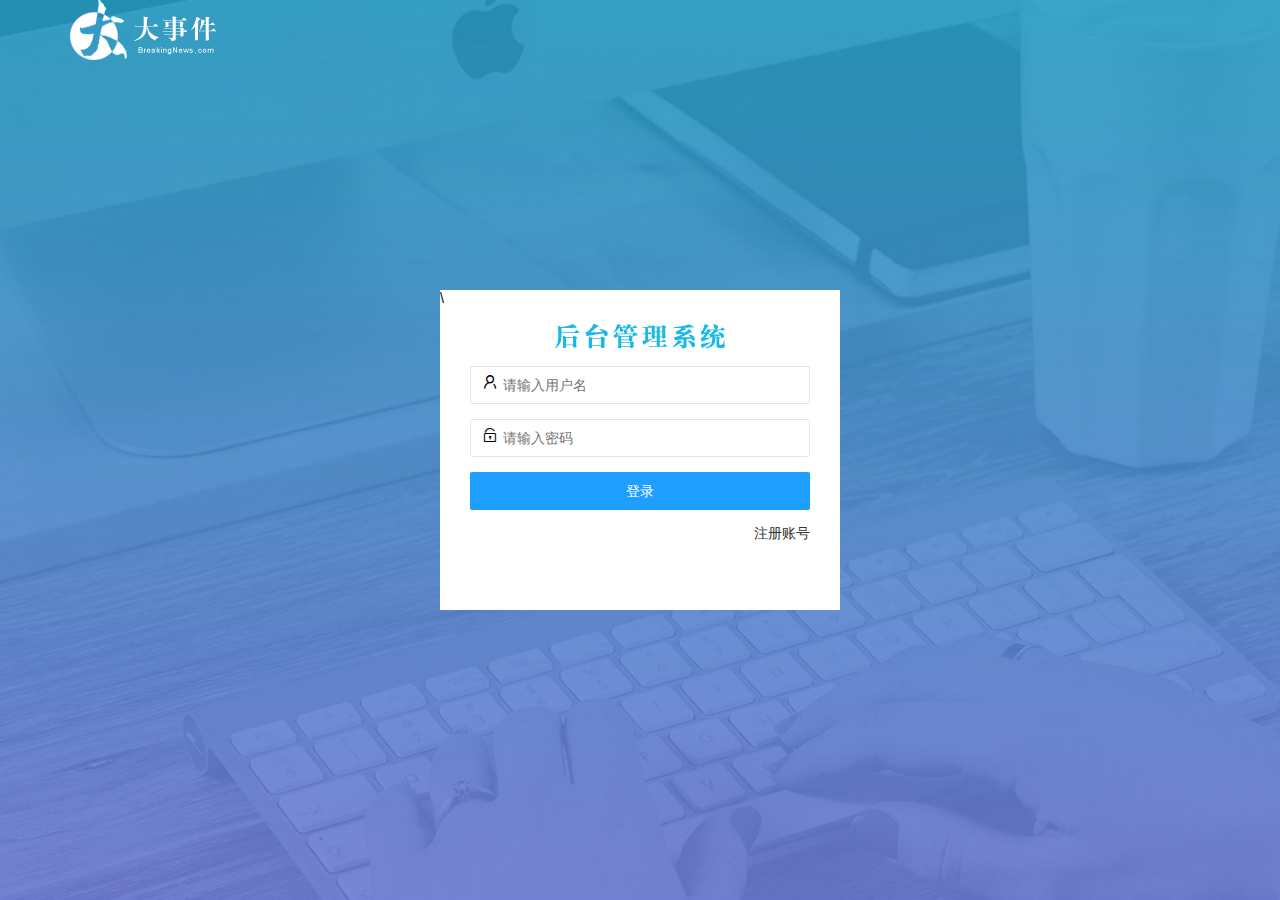
<file: login.html>
<!DOCTYPE html>
<html lang="en">
<head>
  <meta charset="UTF-8">
  <meta http-equiv="X-UA-Compatible" content="IE=edge">
  <meta name="viewport" content="width=device-width, initial-scale=1.0">
  <title>Document</title>
  <link rel="stylesheet" href="./assets/lib/layui/css/layui.css">
  <link rel="stylesheet" href="./assets/css/login.css">
</head>
<body>
  <!-- logo区域 -->
  <div class="layui-main">
    <img src="./assets/images/logo.png" alt="">
  </div>
  <!-- 登录注册区域 -->
  <div class="loginAndRegBox">\
    <div class="titleBox"></div>
    <!-- 登录的div -->
    <div class="login-box">
      <!-- layui上 Ctrl V来的代码 -->
      <!-- 用户名 -->
      <form class="layui-form" id="form-login" action="">
        <div class="layui-form-item">
          <i class="layui-icon layui-icon-username"></i>  
          <input type="text" name="username" required  lay-verify="required|username" placeholder="请输入用户名" autocomplete="off" class="layui-input">
        </div>
        <!-- 密码 -->
        <div class="layui-form-item">
          <i class="layui-icon layui-icon-password"></i>  
          <input type="password" name="passward" required  lay-verify="required|pwd" placeholder="请输入密码" autocomplete="off" class="layui-input">
        </div>
        <!-- 提交按钮 -->
        <div class="layui-form-item">
          <!-- 表单提交按钮关键词 lay-submit 属性 -->
          <button class="layui-btn layui-btn-fluid layui-btn-normal" lay-submit>登录</button>
        </div>
        <!-- 切换注册/登录按钮 单独一行 -->
        <div class="layui-form-item links">
          <a href="javascript:;" id="link_reg">注册账号</a>
        </div>
      </form>
    </div>
    <!-- 注册的div -->
    <div class="reg-box">
      <form class="layui-form" id="form-reg" action="">
        <div class="layui-form-item">
          <i class="layui-icon layui-icon-username"></i>  
          <input type="text" name="username" required  lay-verify="required" placeholder="请输入用户名" autocomplete="off" class="layui-input ">
        </div>
        <!-- 密码 -->
        <div class="layui-form-item">
          <i class="layui-icon layui-icon-password"></i>  
          <input type="password" name="passward" required  lay-verify="required|pwd" placeholder="请输入密码" autocomplete="off" class="layui-input">
        </div>
        <!-- 确认密码 -->
        <div class="layui-form-item">
          <i class="layui-icon layui-icon-password"></i>  
          <input type="password" name="repassward" required  lay-verify="required|pwd|repwd" placeholder="再次确认密码" autocomplete="off" class="layui-input">
        </div>
        <!-- 提交按钮 -->
        <div class="layui-form-item">
          <!-- 表单提交按钮关键词 lay-submit 属性 -->
          <button class="layui-btn layui-btn-fluid layui-btn-normal" lay-submit>注册</button>
        </div>
        <!-- 切换注册/登录按钮 单独一行 -->
        <div class="layui-form-item links">
          <a href="javascript:;" id="link_login">登录账号</a>
        </div>
      </form>
      
    </div>
  </div>
  <script src="./assets/lib/jquery.js"></script>
  <script src="./assets/lib/layui/layui.all.js"></script>
  <script src="./assets/js/baseAPI.js"></script>
  <script src="./assets/js/login.js"></script>
</body>
</html>
</file>
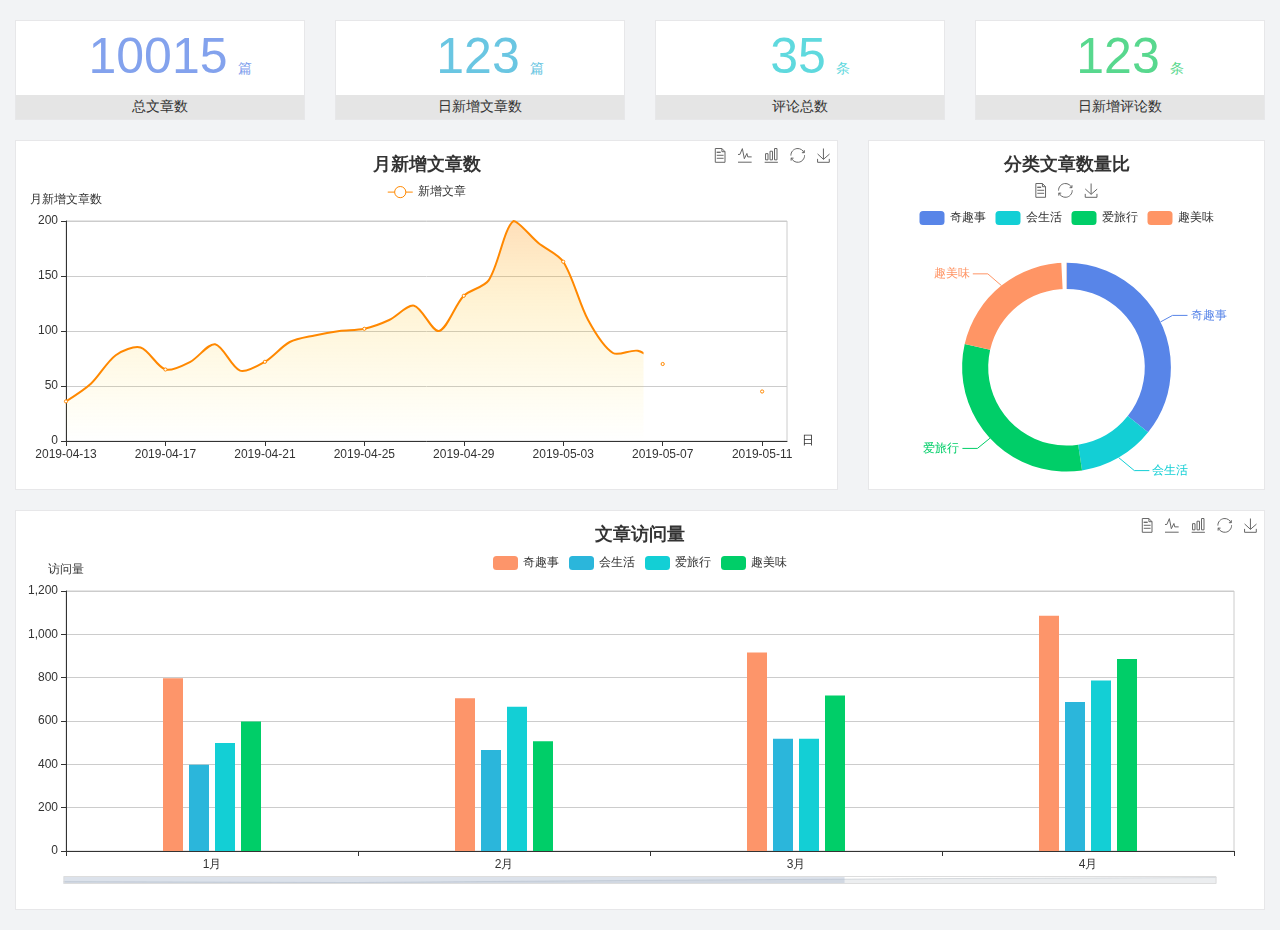
<file: home/dashboard.html>
<!DOCTYPE html>
<html lang="en">

<head>
  <meta charset="UTF-8">
  <meta name="viewport" content="width=device-width, initial-scale=1.0">
  <meta http-equiv="X-UA-Compatible" content="ie=edge">
  <title>图表统计</title>
  <link rel="stylesheet" href="../../assets/lib/bootstrap.css" />
  <link rel="stylesheet" href="../../assets/lib/main.css" />
  <script src="../../assets/lib/jquery.js"></script>
  <script type="text/javascript" src="../../assets/lib/echarts.min.js"></script>
</head>

<body>
  <div class="container-fluid">
    <div class="row spannel_list">
      <div class="col-sm-3 col-xs-6">
        <div class="spannel">
          <em>10015</em><span>篇</span>
          <b>总文章数</b>
        </div>
      </div>
      <div class="col-sm-3 col-xs-6">
        <div class="spannel scolor01">
          <em>123</em><span>篇</span>
          <b>日新增文章数</b>
        </div>
      </div>
      <div class="col-sm-3 col-xs-6">
        <div class="spannel scolor02">
          <em>35</em><span>条</span>
          <b>评论总数</b>
        </div>
      </div>
      <div class="col-sm-3 col-xs-6">
        <div class="spannel scolor03">
          <em>123</em><span>条</span>
          <b>日新增评论数</b>
        </div>
      </div>
    </div>
  </div>

  <div class="container-fluid">
    <div class="row curve-pie">
      <div class="col-lg-8 col-md-8">
        <div class="gragh_pannel" id="curve_show"></div>
      </div>
      <div class="col-lg-4 col-md-4">
        <div class="gragh_pannel" id="pie_show"></div>
      </div>
    </div>
  </div>

  <div class="container-fluid">
    <div class="column_pannel" id="column_show"></div>
  </div>

  <script>
    var oChart = echarts.init(document.getElementById('curve_show'));
    var aList_all = [
      { 'count': 36, 'date': '2019-04-13' },
      { 'count': 52, 'date': '2019-04-14' },
      { 'count': 78, 'date': '2019-04-15' },
      { 'count': 85, 'date': '2019-04-16' },
      { 'count': 65, 'date': '2019-04-17' },
      { 'count': 72, 'date': '2019-04-18' },
      { 'count': 88, 'date': '2019-04-19' },
      { 'count': 64, 'date': '2019-04-20' },
      { 'count': 72, 'date': '2019-04-21' },
      { 'count': 90, 'date': '2019-04-22' },
      { 'count': 96, 'date': '2019-04-23' },
      { 'count': 100, 'date': '2019-04-24' },
      { 'count': 102, 'date': '2019-04-25' },
      { 'count': 110, 'date': '2019-04-26' },
      { 'count': 123, 'date': '2019-04-27' },
      { 'count': 100, 'date': '2019-04-28' },
      { 'count': 132, 'date': '2019-04-29' },
      { 'count': 146, 'date': '2019-04-30' },
      { 'count': 200, 'date': '2019-05-01' },
      { 'count': 180, 'date': '2019-05-02' },
      { 'count': 163, 'date': '2019-05-03' },
      { 'count': 110, 'date': '2019-05-04' },
      { 'count': 80, 'date': '2019-05-05' },
      { 'count': 82, 'date': '2019-05-06' },
      { 'count': 70, 'date': '2019-05-07' },
      { 'count': 65, 'date': '2019-05-08' },
      { 'count': 54, 'date': '2019-05-09' },
      { 'count': 40, 'date': '2019-05-10' },
      { 'count': 45, 'date': '2019-05-11' },
      { 'count': 38, 'date': '2019-05-12' },
    ];

    let aCount = [];
    let aDate = [];

    for (var i = 0; i < aList_all.length; i++) {
      aCount.push(aList_all[i].count);
      aDate.push(aList_all[i].date);
    }

    var chartopt = {
      title: {
        text: '月新增文章数',
        left: 'center',
        top: '10'
      },
      tooltip: {
        trigger: 'axis'
      },
      legend: {
        data: ['新增文章'],
        top: '40'
      },
      toolbox: {
        show: true,
        feature: {
          mark: { show: true },
          dataView: { show: true, readOnly: false },
          magicType: { show: true, type: ['line', 'bar'] },
          restore: { show: true },
          saveAsImage: { show: true }
        }
      },
      calculable: true,
      xAxis: [
        {
          name: '日',
          type: 'category',
          boundaryGap: false,
          data: aDate
        }
      ],
      yAxis: [
        {
          name: '月新增文章数',
          type: 'value'
        }
      ],
      series: [
        {
          name: '新增文章',
          type: 'line',
          smooth: true,
          itemStyle: { normal: { areaStyle: { type: 'default' }, color: '#f80' }, lineStyle: { color: '#f80' } },
          data: aCount
        }],
      areaStyle: {
        normal: {
          color: new echarts.graphic.LinearGradient(0, 0, 0, 1, [{
            offset: 0,
            color: 'rgba(255,136,0,0.39)'
          }, {
            offset: .34,
            color: 'rgba(255,180,0,0.25)'
          }, {
            offset: 1,
            color: 'rgba(255,222,0,0.00)'
          }])

        }
      },
      grid: {
        show: true,
        x: 50,
        x2: 50,
        y: 80,
        height: 220
      }
    };

    oChart.setOption(chartopt);


    var oPie = echarts.init(document.getElementById('pie_show'));
    var oPieopt =
    {
      title: {
        top: 10,
        text: '分类文章数量比',
        x: 'center'
      },
      tooltip: {
        trigger: 'item',
        formatter: "{a} <br/>{b} : {c} ({d}%)"
      },
      color: ['#5885e8', '#13cfd5', '#00ce68', '#ff9565'],
      legend: {
        x: 'center',
        top: 65,
        data: ['奇趣事', '会生活', '爱旅行', '趣美味']
      },
      toolbox: {
        show: true,
        x: 'center',
        top: 35,
        feature: {
          mark: { show: true },
          dataView: { show: true, readOnly: false },
          magicType: {
            show: true,
            type: ['pie', 'funnel'],
            option: {
              funnel: {
                x: '25%',
                width: '50%',
                funnelAlign: 'left',
                max: 1548
              }
            }
          },
          restore: { show: true },
          saveAsImage: { show: true }
        }
      },
      calculable: true,
      series: [
        {
          name: '访问来源',
          type: 'pie',
          radius: ['45%', '60%'],
          center: ['50%', '65%'],
          data: [
            { value: 300, name: '奇趣事' },
            { value: 100, name: '会生活' },
            { value: 260, name: '爱旅行' },
            { value: 180, name: '趣美味' }
          ]
        }
      ]
    };
    oPie.setOption(oPieopt);



    var oColumn = this.echarts.init(document.getElementById('column_show'));
    var oColumnopt =
    {
      title: {
        text: '文章访问量',
        left: 'center',
        top: '10'
      },
      tooltip: {
        trigger: 'axis'
      },
      legend: {
        data: ['奇趣事', '会生活', '爱旅行', '趣美味'],
        top: '40'
      },
      toolbox: {
        show: true,
        feature: {
          mark: { show: true },
          dataView: { show: true, readOnly: false },
          magicType: { show: true, type: ['line', 'bar'] },
          restore: { show: true },
          saveAsImage: { show: true }
        }
      },
      calculable: true,
      xAxis: [
        {
          type: 'category',
          data: ['1月', '2月', '3月', '4月', '5月']
        }
      ],
      yAxis: [
        {
          name: '访问量',
          type: 'value'
        }
      ],
      series: [
        {
          name: '奇趣事',
          type: 'bar',
          barWidth: 20,
          itemStyle: {
            normal: { areaStyle: { type: 'default' }, color: '#fd956a' }
          },
          data: [800, 708, 920, 1090, 1200]
        },
        {
          name: '会生活',
          type: 'bar',
          barWidth: 20,
          itemStyle: {
            normal: { areaStyle: { type: 'default' }, color: '#2bb6db' }
          },
          data: [400, 468, 520, 690, 800]
        },
        {
          name: '爱旅行',
          type: 'bar',
          barWidth: 20,
          itemStyle: {
            normal: { areaStyle: { type: 'default' }, color: '#13cfd5' }
          },
          data: [500, 668, 520, 790, 900]
        },
        {
          name: '趣美味',
          type: 'bar',
          barWidth: 20,
          itemStyle: {
            normal: { areaStyle: { type: 'default' }, color: '#00ce68' }
          },
          data: [600, 508, 720, 890, 1000]
        }
      ],
      grid: {
        show: true,
        x: 50,
        x2: 30,
        y: 80,
        height: 260
      },
      dataZoom: [//给x轴设置滚动条
        {
          start: 0,//默认为0
          end: 100 - 1000 / 31,//默认为100
          type: 'slider',
          show: true,
          xAxisIndex: [0],
          handleSize: 0,//滑动条的 左右2个滑动条的大小
          height: 8,//组件高度
          left: 45, //左边的距离
          right: 50,//右边的距离
          bottom: 26,//右边的距离
          handleColor: '#ddd',//h滑动图标的颜色
          handleStyle: {
            borderColor: "#cacaca",
            borderWidth: "1",
            shadowBlur: 2,
            background: "#ddd",
            shadowColor: "#ddd",
          }
        }]
    };
    oColumn.setOption(oColumnopt);
  </script>
</body>

</html>
</file>
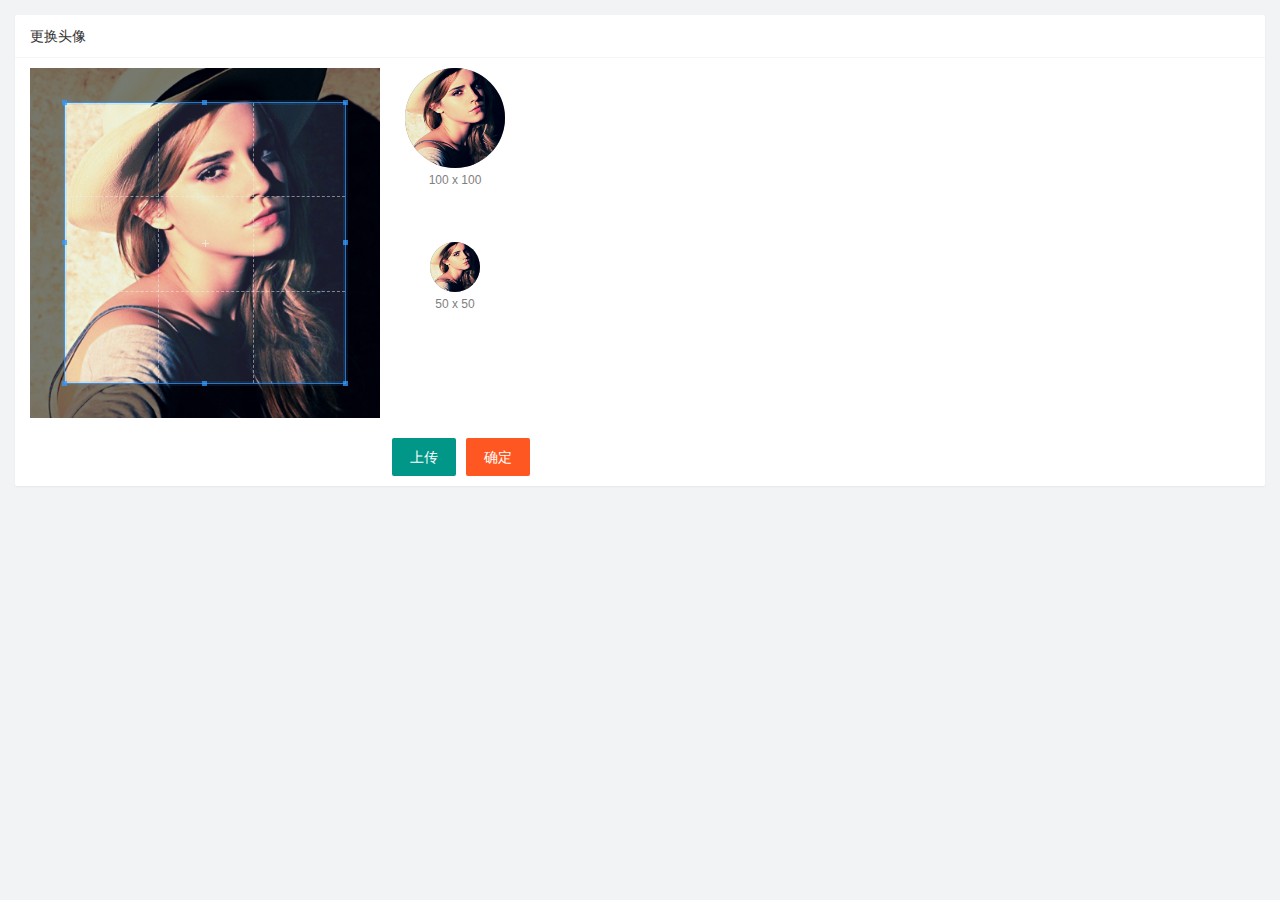
<file: user/user_ava.html>
<!DOCTYPE html>
<html lang="en">
<head>
  <meta charset="UTF-8">
  <meta http-equiv="X-UA-Compatible" content="IE=edge">
  <meta name="viewport" content="width=device-width, initial-scale=1.0">
  <title>Document</title>
  <link rel="stylesheet" href="../assets/lib/layui/css/layui.css">
  <link rel="stylesheet" href="/assets/lib/cropper/cropper.css" />
  <link rel="stylesheet" href="../assets/css/user_ava.css">
</head>
<body>
  <div class="layui-card">
    <div class="layui-card-header">更换头像</div>
    <div class="layui-card-body">
      <!-- 第一行的图片裁剪和预览区域 -->
      <div class="row1">
        <!-- 图片裁剪区域 -->
        <div class="cropper-box">
          <!-- 这个 img 标签很重要，将来会把它初始化为裁剪区域 -->
          <img id="image" src="../assets/images/sample.jpg" />
        </div>
        <!-- 图片的预览区域 -->
        <div class="preview-box">
          <div>
            <!-- 宽高为 100px 的预览区域 -->
            <div class="img-preview w100"></div>
              <p class="size">100 x 100</p>
            </div>
            <div>
              <!-- 宽高为 50px 的预览区域 -->
              <div class="img-preview w50"></div>
              <p class="size">50 x 50</p>
            </div>
          </div>
      </div>
      <!-- 第二行的按钮区域 -->
    <div class="row2">
      <!-- 通过accept属性可以确定获取的类型 -->
      <input type="file" id="file" accept="image/jpeg,image/png">
      <button type="button" class="layui-btn" id="btnChooseImg">上传</button>
      <button type="button" class="layui-btn layui-btn-danger" id="btnUpLoad">确定</button>
    </div>
  </div>
</div>
  <script src="../assets/lib/jquery.js"></script>
  <script src="../assets/lib/cropper/Cropper.js"></script>
<script src="../assets/lib/cropper/jquery-cropper.js"></script>
  <script src="../assets/lib/layui/layui.all.js"></script>
  <script src="../assets/js/baseAPI.js"></script>
  <script src="../assets/js/user_ava.js"></script>
</body>
</html>
</file>
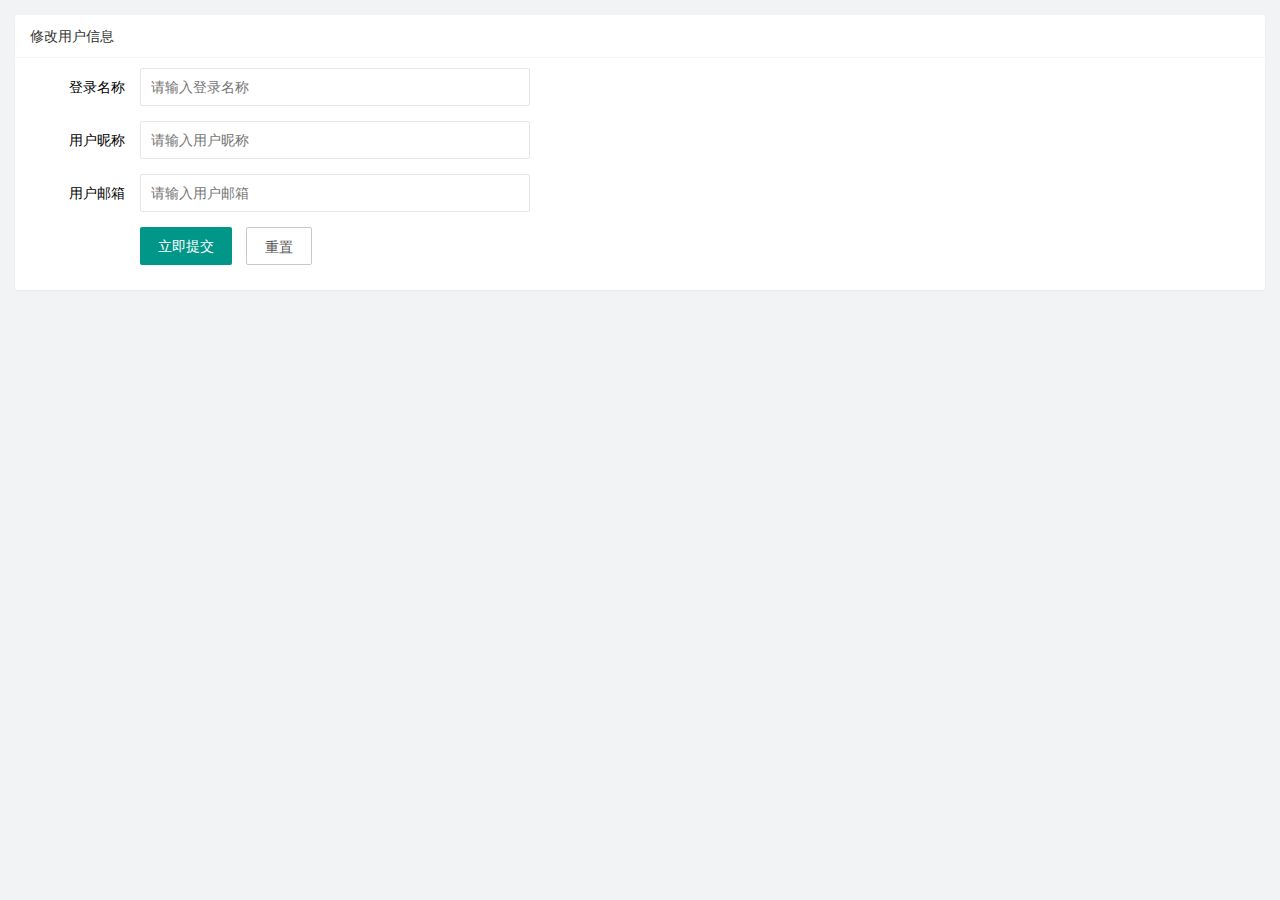
<file: user/user_info.html>
<!DOCTYPE html>
<html lang="en">
<head>
  <meta charset="UTF-8">
  <meta http-equiv="X-UA-Compatible" content="IE=edge">
  <meta name="viewport" content="width=device-width, initial-scale=1.0">
  <title>Document</title>
  <link rel="stylesheet" href="../assets/lib/layui/css/layui.css">
  <link rel="stylesheet" href="../assets/lib/layui/css/layui.mobile.css">
  <link rel="stylesheet" href="../assets/css/user_infoo.css">
</head>
<body>
  <!-- 卡片区域 -->
  <div class="layui-card">
    <div class="layui-card-header">修改用户信息</div>
    <div class="layui-card-body">
      <form class="layui-form" lay-filter="formUserInfo">
        <!-- 插入一个隐藏域 用于储存id 用法type=hidden-->
        <input type="hidden" name='id'>

        <div class="layui-form-item">
          <label class="layui-form-label">登录名称</label>
          <div class="layui-input-block">
            <input type="text" name="username" required  lay-verify="required" placeholder="请输入登录名称" autocomplete="off" class="layui-input" readonly>
          </div>
        </div>
        <div class="layui-form-item">
          <label class="layui-form-label">用户昵称</label>
          <div class="layui-input-block">
            <input type="text" name="nickname" required  lay-verify="required|nickname" placeholder="请输入用户昵称" autocomplete="off" class="layui-input">
          </div>
        </div>
        <div class="layui-form-item">
          <label class="layui-form-label">用户邮箱</label>
          <div class="layui-input-block">
            <input type="text" name="email" required  lay-verify="required|email" placeholder="请输入用户邮箱" autocomplete="off" class="layui-input">
          </div>
        </div>
        <div class="layui-form-item">
          <div class="layui-input-block">
            <button class="layui-btn" lay-submit lay-filter="formDemo">立即提交</button>
            <button type="reset" id="btnReset" class="layui-btn layui-btn-primary">重置</button>
          </div>
        </div>
      </form>
    </div>
  </div>
<script src="../assets/lib/layui/layui.all.js"></script> 
<script src="../assets/lib/jquery.js"></script>
<script src="../assets/js/baseAPI.js"></script>
<script src="../assets/js/user_info.js"></script> 
</body>

</html>
</file>
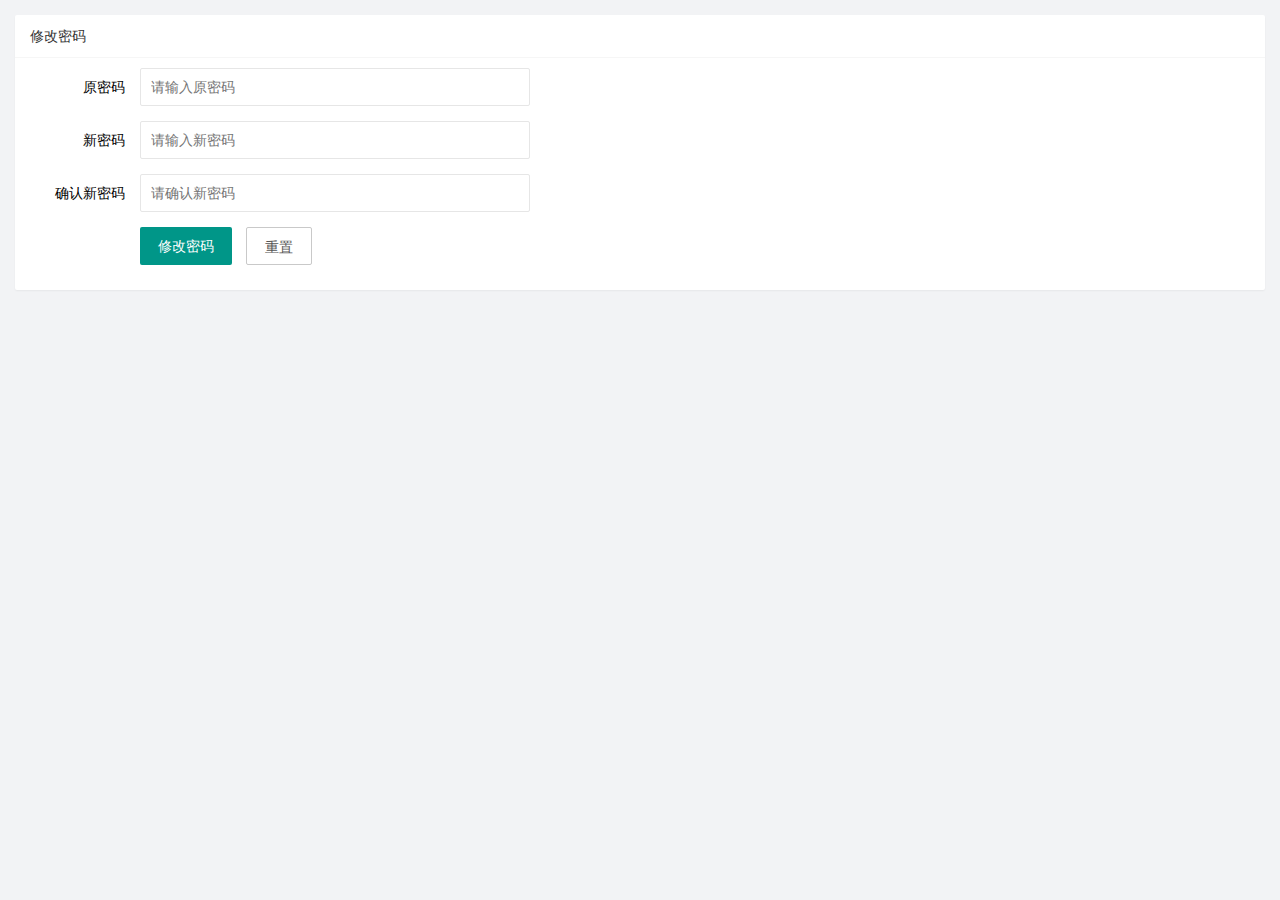
<file: user/user_pwd.html>
<!DOCTYPE html>
<html lang="en">
<head>
  <meta charset="UTF-8">
  <meta http-equiv="X-UA-Compatible" content="IE=edge">
  <meta name="viewport" content="width=device-width, initial-scale=1.0">
  <title>Document</title>
  <link rel="stylesheet" href="../assets/lib/layui/css/layui.css">
  <link rel="stylesheet" href="../assets/css/user_pwd.css">
</head>
<body>
  <div class="layui-card">
    <div class="layui-card-header">修改密码</div>
    <div class="layui-card-body">
      <form class="layui-form" lay-filter="formUserInfo">
        <div class="layui-form-item">
          <label class="layui-form-label">原密码</label>
          <div class="layui-input-block">
            <input type="password" name="oldpwd" required  lay-verify="required|pwd" placeholder="请输入原密码" autocomplete="off" class="layui-input" >
          </div>
        </div>
        <div class="layui-form-item">
          <label class="layui-form-label">新密码</label>
          <div class="layui-input-block">
            <input type="password" name="newpwd" required  lay-verify="required|pwd|samePwd" placeholder="请输入新密码" autocomplete="off" class="layui-input">
          </div>
        </div>
        <div class="layui-form-item">
          <label class="layui-form-label">确认新密码</label>
          <div class="layui-input-block">
            <input type="password" name="repwd" required  lay-verify="required|pwd|newpwd" placeholder="请确认新密码" autocomplete="off" class="layui-input">
          </div>
        </div>
        <div class="layui-form-item">
          <div class="layui-input-block">
            <button class="layui-btn" lay-submit lay-filter="formDemo">修改密码</button>
            <button type="reset" id="btnReset" class="layui-btn layui-btn-primary">重置</button>
          </div>
        </div>
      </form>
    </div>
  </div>
  <script src="../assets/lib/jquery.js"></script>
  <script src="../assets/lib/layui/layui.all.js"></script>
  <script src="../assets/js/baseAPI.js"></script>
  <script src="../assets/js/user_pwd.js"></script>
</body>
</html>
</file>
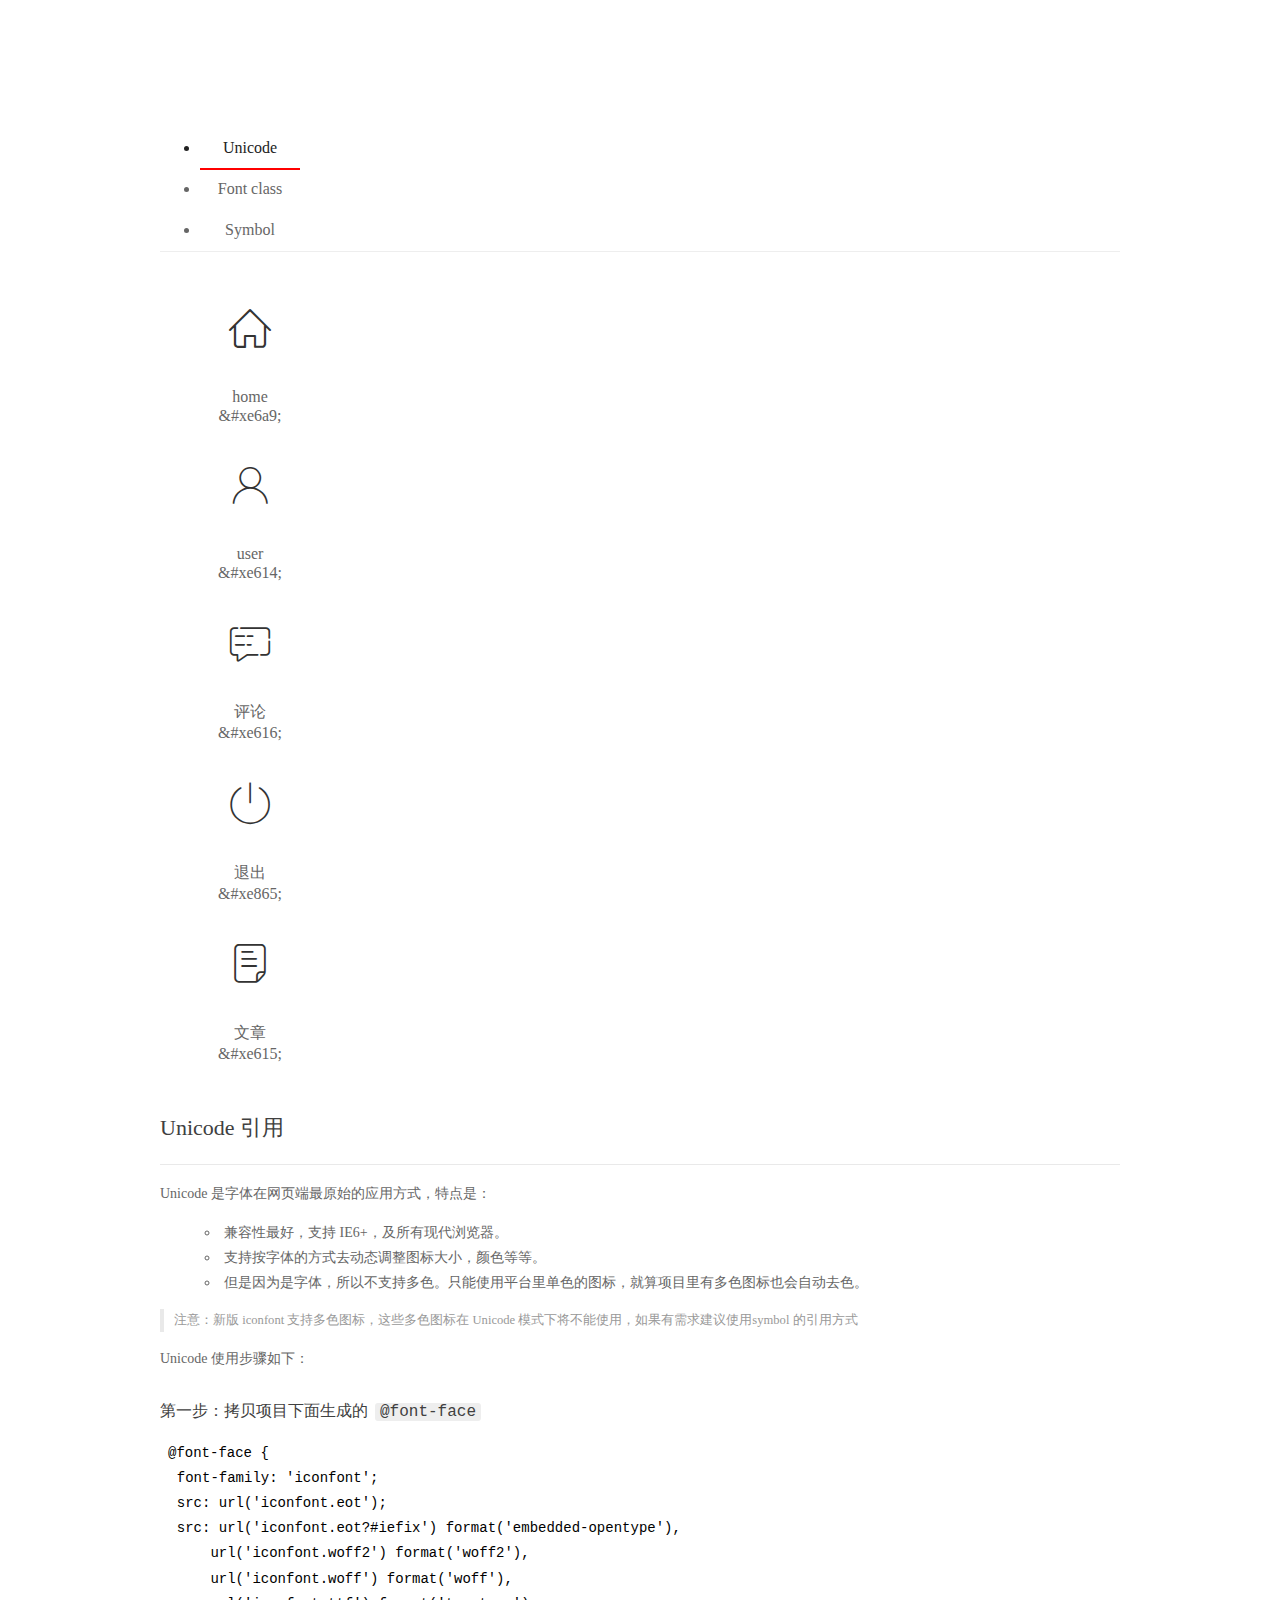
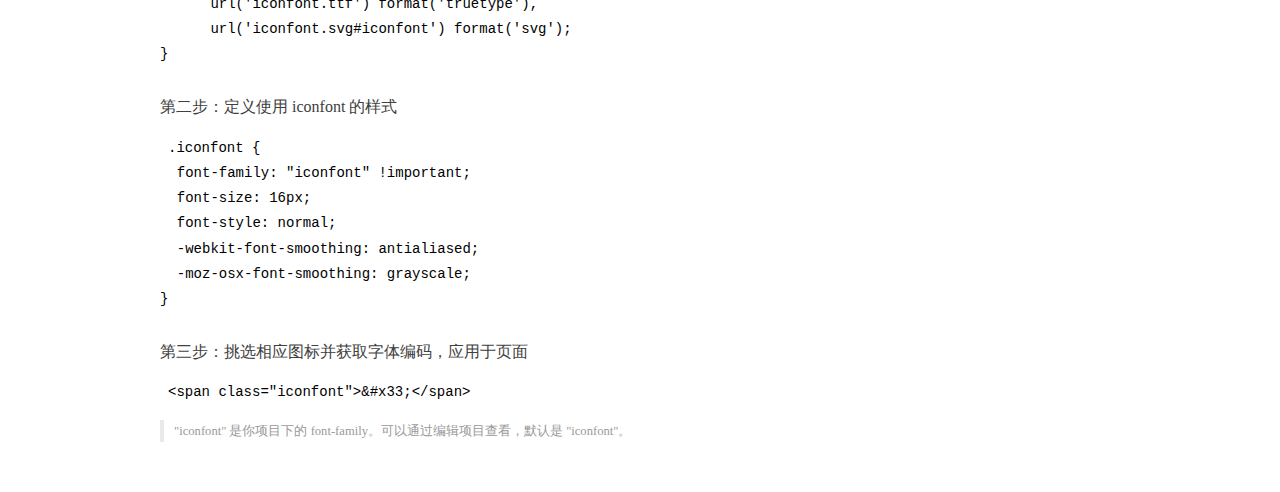
<file: assets/fonts/demo_index.html>
<!DOCTYPE html>
<html>
<head>
  <meta charset="utf-8"/>
  <title>IconFont Demo</title>
  <link rel="shortcut icon" href="https://gtms04.alicdn.com/tps/i4/TB1_oz6GVXXXXaFXpXXJDFnIXXX-64-64.ico" type="image/x-icon"/>
  <link rel="stylesheet" href="https://g.alicdn.com/thx/cube/1.3.2/cube.min.css">
  <link rel="stylesheet" href="demo.css">
  <link rel="stylesheet" href="iconfont.css">
  <script src="iconfont.js"></script>
  <!-- jQuery -->
  <script src="https://a1.alicdn.com/oss/uploads/2018/12/26/7bfddb60-08e8-11e9-9b04-53e73bb6408b.js"></script>
  <!-- 代码高亮 -->
  <script src="https://a1.alicdn.com/oss/uploads/2018/12/26/a3f714d0-08e6-11e9-8a15-ebf944d7534c.js"></script>
</head>
<body>
  <div class="main">
    <h1 class="logo"><a href="https://www.iconfont.cn/" title="iconfont 首页" target="_blank">&#xe86b;</a></h1>
    <div class="nav-tabs">
      <ul id="tabs" class="dib-box">
        <li class="dib active"><span>Unicode</span></li>
        <li class="dib"><span>Font class</span></li>
        <li class="dib"><span>Symbol</span></li>
      </ul>
      
    </div>
    <div class="tab-container">
      <div class="content unicode" style="display: block;">
          <ul class="icon_lists dib-box">
          
            <li class="dib">
              <span class="icon iconfont">&#xe6a9;</span>
                <div class="name">home</div>
                <div class="code-name">&amp;#xe6a9;</div>
              </li>
          
            <li class="dib">
              <span class="icon iconfont">&#xe614;</span>
                <div class="name">user</div>
                <div class="code-name">&amp;#xe614;</div>
              </li>
          
            <li class="dib">
              <span class="icon iconfont">&#xe616;</span>
                <div class="name">评论</div>
                <div class="code-name">&amp;#xe616;</div>
              </li>
          
            <li class="dib">
              <span class="icon iconfont">&#xe865;</span>
                <div class="name">退出</div>
                <div class="code-name">&amp;#xe865;</div>
              </li>
          
            <li class="dib">
              <span class="icon iconfont">&#xe615;</span>
                <div class="name">文章</div>
                <div class="code-name">&amp;#xe615;</div>
              </li>
          
          </ul>
          <div class="article markdown">
          <h2 id="unicode-">Unicode 引用</h2>
          <hr>

          <p>Unicode 是字体在网页端最原始的应用方式，特点是：</p>
          <ul>
            <li>兼容性最好，支持 IE6+，及所有现代浏览器。</li>
            <li>支持按字体的方式去动态调整图标大小，颜色等等。</li>
            <li>但是因为是字体，所以不支持多色。只能使用平台里单色的图标，就算项目里有多色图标也会自动去色。</li>
          </ul>
          <blockquote>
            <p>注意：新版 iconfont 支持多色图标，这些多色图标在 Unicode 模式下将不能使用，如果有需求建议使用symbol 的引用方式</p>
          </blockquote>
          <p>Unicode 使用步骤如下：</p>
          <h3 id="-font-face">第一步：拷贝项目下面生成的 <code>@font-face</code></h3>
<pre><code class="language-css"
>@font-face {
  font-family: 'iconfont';
  src: url('iconfont.eot');
  src: url('iconfont.eot?#iefix') format('embedded-opentype'),
      url('iconfont.woff2') format('woff2'),
      url('iconfont.woff') format('woff'),
      url('iconfont.ttf') format('truetype'),
      url('iconfont.svg#iconfont') format('svg');
}
</code></pre>
          <h3 id="-iconfont-">第二步：定义使用 iconfont 的样式</h3>
<pre><code class="language-css"
>.iconfont {
  font-family: "iconfont" !important;
  font-size: 16px;
  font-style: normal;
  -webkit-font-smoothing: antialiased;
  -moz-osx-font-smoothing: grayscale;
}
</code></pre>
          <h3 id="-">第三步：挑选相应图标并获取字体编码，应用于页面</h3>
<pre>
<code class="language-html"
>&lt;span class="iconfont"&gt;&amp;#x33;&lt;/span&gt;
</code></pre>
          <blockquote>
            <p>"iconfont" 是你项目下的 font-family。可以通过编辑项目查看，默认是 "iconfont"。</p>
          </blockquote>
          </div>
      </div>
      <div class="content font-class">
        <ul class="icon_lists dib-box">
          
          <li class="dib">
            <span class="icon iconfont icon-home"></span>
            <div class="name">
              home
            </div>
            <div class="code-name">.icon-home
            </div>
          </li>
          
          <li class="dib">
            <span class="icon iconfont icon-user"></span>
            <div class="name">
              user
            </div>
            <div class="code-name">.icon-user
            </div>
          </li>
          
          <li class="dib">
            <span class="icon iconfont icon-pinglun"></span>
            <div class="name">
              评论
            </div>
            <div class="code-name">.icon-pinglun
            </div>
          </li>
          
          <li class="dib">
            <span class="icon iconfont icon-tuichu"></span>
            <div class="name">
              退出
            </div>
            <div class="code-name">.icon-tuichu
            </div>
          </li>
          
          <li class="dib">
            <span class="icon iconfont icon-16"></span>
            <div class="name">
              文章
            </div>
            <div class="code-name">.icon-16
            </div>
          </li>
          
        </ul>
        <div class="article markdown">
        <h2 id="font-class-">font-class 引用</h2>
        <hr>

        <p>font-class 是 Unicode 使用方式的一种变种，主要是解决 Unicode 书写不直观，语意不明确的问题。</p>
        <p>与 Unicode 使用方式相比，具有如下特点：</p>
        <ul>
          <li>兼容性良好，支持 IE8+，及所有现代浏览器。</li>
          <li>相比于 Unicode 语意明确，书写更直观。可以很容易分辨这个 icon 是什么。</li>
          <li>因为使用 class 来定义图标，所以当要替换图标时，只需要修改 class 里面的 Unicode 引用。</li>
          <li>不过因为本质上还是使用的字体，所以多色图标还是不支持的。</li>
        </ul>
        <p>使用步骤如下：</p>
        <h3 id="-fontclass-">第一步：引入项目下面生成的 fontclass 代码：</h3>
<pre><code class="language-html">&lt;link rel="stylesheet" href="./iconfont.css"&gt;
</code></pre>
        <h3 id="-">第二步：挑选相应图标并获取类名，应用于页面：</h3>
<pre><code class="language-html">&lt;span class="iconfont icon-xxx"&gt;&lt;/span&gt;
</code></pre>
        <blockquote>
          <p>"
            iconfont" 是你项目下的 font-family。可以通过编辑项目查看，默认是 "iconfont"。</p>
        </blockquote>
      </div>
      </div>
      <div class="content symbol">
          <ul class="icon_lists dib-box">
          
            <li class="dib">
                <svg class="icon svg-icon" aria-hidden="true">
                  <use xlink:href="#icon-home"></use>
                </svg>
                <div class="name">home</div>
                <div class="code-name">#icon-home</div>
            </li>
          
            <li class="dib">
                <svg class="icon svg-icon" aria-hidden="true">
                  <use xlink:href="#icon-user"></use>
                </svg>
                <div class="name">user</div>
                <div class="code-name">#icon-user</div>
            </li>
          
            <li class="dib">
                <svg class="icon svg-icon" aria-hidden="true">
                  <use xlink:href="#icon-pinglun"></use>
                </svg>
                <div class="name">评论</div>
                <div class="code-name">#icon-pinglun</div>
            </li>
          
            <li class="dib">
                <svg class="icon svg-icon" aria-hidden="true">
                  <use xlink:href="#icon-tuichu"></use>
                </svg>
                <div class="name">退出</div>
                <div class="code-name">#icon-tuichu</div>
            </li>
          
            <li class="dib">
                <svg class="icon svg-icon" aria-hidden="true">
                  <use xlink:href="#icon-16"></use>
                </svg>
                <div class="name">文章</div>
                <div class="code-name">#icon-16</div>
            </li>
          
          </ul>
          <div class="article markdown">
          <h2 id="symbol-">Symbol 引用</h2>
          <hr>

          <p>这是一种全新的使用方式，应该说这才是未来的主流，也是平台目前推荐的用法。相关介绍可以参考这篇<a href="">文章</a>
            这种用法其实是做了一个 SVG 的集合，与另外两种相比具有如下特点：</p>
          <ul>
            <li>支持多色图标了，不再受单色限制。</li>
            <li>通过一些技巧，支持像字体那样，通过 <code>font-size</code>, <code>color</code> 来调整样式。</li>
            <li>兼容性较差，支持 IE9+，及现代浏览器。</li>
            <li>浏览器渲染 SVG 的性能一般，还不如 png。</li>
          </ul>
          <p>使用步骤如下：</p>
          <h3 id="-symbol-">第一步：引入项目下面生成的 symbol 代码：</h3>
<pre><code class="language-html">&lt;script src="./iconfont.js"&gt;&lt;/script&gt;
</code></pre>
          <h3 id="-css-">第二步：加入通用 CSS 代码（引入一次就行）：</h3>
<pre><code class="language-html">&lt;style&gt;
.icon {
  width: 1em;
  height: 1em;
  vertical-align: -0.15em;
  fill: currentColor;
  overflow: hidden;
}
&lt;/style&gt;
</code></pre>
          <h3 id="-">第三步：挑选相应图标并获取类名，应用于页面：</h3>
<pre><code class="language-html">&lt;svg class="icon" aria-hidden="true"&gt;
  &lt;use xlink:href="#icon-xxx"&gt;&lt;/use&gt;
&lt;/svg&gt;
</code></pre>
          </div>
      </div>

    </div>
  </div>
  <script>
  $(document).ready(function () {
      $('.tab-container .content:first').show()

      $('#tabs li').click(function (e) {
        var tabContent = $('.tab-container .content')
        var index = $(this).index()

        if ($(this).hasClass('active')) {
          return
        } else {
          $('#tabs li').removeClass('active')
          $(this).addClass('active')

          tabContent.hide().eq(index).fadeIn()
        }
      })
    })
  </script>
</body>
</html>
</file>
<file: assets/lib/layui/css/layui.css>
/** layui-v2.5.5 MIT License By https://www.layui.com */
 .layui-inline,img{display:inline-block;vertical-align:middle}h1,h2,h3,h4,h5,h6{font-weight:400}.layui-edge,.layui-header,.layui-inline,.layui-main{position:relative}.layui-body,.layui-edge,.layui-elip{overflow:hidden}.layui-btn,.layui-edge,.layui-inline,img{vertical-align:middle}.layui-btn,.layui-disabled,.layui-icon,.layui-unselect{-moz-user-select:none;-webkit-user-select:none;-ms-user-select:none}.layui-elip,.layui-form-checkbox span,.layui-form-pane .layui-form-label{text-overflow:ellipsis;white-space:nowrap}.layui-breadcrumb,.layui-tree-btnGroup{visibility:hidden}blockquote,body,button,dd,div,dl,dt,form,h1,h2,h3,h4,h5,h6,input,li,ol,p,pre,td,textarea,th,ul{margin:0;padding:0;-webkit-tap-highlight-color:rgba(0,0,0,0)}a:active,a:hover{outline:0}img{border:none}li{list-style:none}table{border-collapse:collapse;border-spacing:0}h4,h5,h6{font-size:100%}button,input,optgroup,option,select,textarea{font-family:inherit;font-size:inherit;font-style:inherit;font-weight:inherit;outline:0}pre{white-space:pre-wrap;white-space:-moz-pre-wrap;white-space:-pre-wrap;white-space:-o-pre-wrap;word-wrap:break-word}body{line-height:24px;font:14px Helvetica Neue,Helvetica,PingFang SC,Tahoma,Arial,sans-serif}hr{height:1px;margin:10px 0;border:0;clear:both}a{color:#333;text-decoration:none}a:hover{color:#777}a cite{font-style:normal;*cursor:pointer}.layui-border-box,.layui-border-box *{box-sizing:border-box}.layui-box,.layui-box *{box-sizing:content-box}.layui-clear{clear:both;*zoom:1}.layui-clear:after{content:'\20';clear:both;*zoom:1;display:block;height:0}.layui-inline{*display:inline;*zoom:1}.layui-edge{display:inline-block;width:0;height:0;border-width:6px;border-style:dashed;border-color:transparent}.layui-edge-top{top:-4px;border-bottom-color:#999;border-bottom-style:solid}.layui-edge-right{border-left-color:#999;border-left-style:solid}.layui-edge-bottom{top:2px;border-top-color:#999;border-top-style:solid}.layui-edge-left{border-right-color:#999;border-right-style:solid}.layui-disabled,.layui-disabled:hover{color:#d2d2d2!important;cursor:not-allowed!important}.layui-circle{border-radius:100%}.layui-show{display:block!important}.layui-hide{display:none!important}@font-face{font-family:layui-icon;src:url(../font/iconfont.eot?v=250);src:url(../font/iconfont.eot?v=250#iefix) format('embedded-opentype'),url(../font/iconfont.woff2?v=250) format('woff2'),url(../font/iconfont.woff?v=250) format('woff'),url(../font/iconfont.ttf?v=250) format('truetype'),url(../font/iconfont.svg?v=250#layui-icon) format('svg')}.layui-icon{font-family:layui-icon!important;font-size:16px;font-style:normal;-webkit-font-smoothing:antialiased;-moz-osx-font-smoothing:grayscale}.layui-icon-reply-fill:before{content:"\e611"}.layui-icon-set-fill:before{content:"\e614"}.layui-icon-menu-fill:before{content:"\e60f"}.layui-icon-search:before{content:"\e615"}.layui-icon-share:before{content:"\e641"}.layui-icon-set-sm:before{content:"\e620"}.layui-icon-engine:before{content:"\e628"}.layui-icon-close:before{content:"\1006"}.layui-icon-close-fill:before{content:"\1007"}.layui-icon-chart-screen:before{content:"\e629"}.layui-icon-star:before{content:"\e600"}.layui-icon-circle-dot:before{content:"\e617"}.layui-icon-chat:before{content:"\e606"}.layui-icon-release:before{content:"\e609"}.layui-icon-list:before{content:"\e60a"}.layui-icon-chart:before{content:"\e62c"}.layui-icon-ok-circle:before{content:"\1005"}.layui-icon-layim-theme:before{content:"\e61b"}.layui-icon-table:before{content:"\e62d"}.layui-icon-right:before{content:"\e602"}.layui-icon-left:before{content:"\e603"}.layui-icon-cart-simple:before{content:"\e698"}.layui-icon-face-cry:before{content:"\e69c"}.layui-icon-face-smile:before{content:"\e6af"}.layui-icon-survey:before{content:"\e6b2"}.layui-icon-tree:before{content:"\e62e"}.layui-icon-upload-circle:before{content:"\e62f"}.layui-icon-add-circle:before{content:"\e61f"}.layui-icon-download-circle:before{content:"\e601"}.layui-icon-templeate-1:before{content:"\e630"}.layui-icon-util:before{content:"\e631"}.layui-icon-face-surprised:before{content:"\e664"}.layui-icon-edit:before{content:"\e642"}.layui-icon-speaker:before{content:"\e645"}.layui-icon-down:before{content:"\e61a"}.layui-icon-file:before{content:"\e621"}.layui-icon-layouts:before{content:"\e632"}.layui-icon-rate-half:before{content:"\e6c9"}.layui-icon-add-circle-fine:before{content:"\e608"}.layui-icon-prev-circle:before{content:"\e633"}.layui-icon-read:before{content:"\e705"}.layui-icon-404:before{content:"\e61c"}.layui-icon-carousel:before{content:"\e634"}.layui-icon-help:before{content:"\e607"}.layui-icon-code-circle:before{content:"\e635"}.layui-icon-water:before{content:"\e636"}.layui-icon-username:before{content:"\e66f"}.layui-icon-find-fill:before{content:"\e670"}.layui-icon-about:before{content:"\e60b"}.layui-icon-location:before{content:"\e715"}.layui-icon-up:before{content:"\e619"}.layui-icon-pause:before{content:"\e651"}.layui-icon-date:before{content:"\e637"}.layui-icon-layim-uploadfile:before{content:"\e61d"}.layui-icon-delete:before{content:"\e640"}.layui-icon-play:before{content:"\e652"}.layui-icon-top:before{content:"\e604"}.layui-icon-friends:before{content:"\e612"}.layui-icon-refresh-3:before{content:"\e9aa"}.layui-icon-ok:before{content:"\e605"}.layui-icon-layer:before{content:"\e638"}.layui-icon-face-smile-fine:before{content:"\e60c"}.layui-icon-dollar:before{content:"\e659"}.layui-icon-group:before{content:"\e613"}.layui-icon-layim-download:before{content:"\e61e"}.layui-icon-picture-fine:before{content:"\e60d"}.layui-icon-link:before{content:"\e64c"}.layui-icon-diamond:before{content:"\e735"}.layui-icon-log:before{content:"\e60e"}.layui-icon-rate-solid:before{content:"\e67a"}.layui-icon-fonts-del:before{content:"\e64f"}.layui-icon-unlink:before{content:"\e64d"}.layui-icon-fonts-clear:before{content:"\e639"}.layui-icon-triangle-r:before{content:"\e623"}.layui-icon-circle:before{content:"\e63f"}.layui-icon-radio:before{content:"\e643"}.layui-icon-align-center:before{content:"\e647"}.layui-icon-align-right:before{content:"\e648"}.layui-icon-align-left:before{content:"\e649"}.layui-icon-loading-1:before{content:"\e63e"}.layui-icon-return:before{content:"\e65c"}.layui-icon-fonts-strong:before{content:"\e62b"}.layui-icon-upload:before{content:"\e67c"}.layui-icon-dialogue:before{content:"\e63a"}.layui-icon-video:before{content:"\e6ed"}.layui-icon-headset:before{content:"\e6fc"}.layui-icon-cellphone-fine:before{content:"\e63b"}.layui-icon-add-1:before{content:"\e654"}.layui-icon-face-smile-b:before{content:"\e650"}.layui-icon-fonts-html:before{content:"\e64b"}.layui-icon-form:before{content:"\e63c"}.layui-icon-cart:before{content:"\e657"}.layui-icon-camera-fill:before{content:"\e65d"}.layui-icon-tabs:before{content:"\e62a"}.layui-icon-fonts-code:before{content:"\e64e"}.layui-icon-fire:before{content:"\e756"}.layui-icon-set:before{content:"\e716"}.layui-icon-fonts-u:before{content:"\e646"}.layui-icon-triangle-d:before{content:"\e625"}.layui-icon-tips:before{content:"\e702"}.layui-icon-picture:before{content:"\e64a"}.layui-icon-more-vertical:before{content:"\e671"}.layui-icon-flag:before{content:"\e66c"}.layui-icon-loading:before{content:"\e63d"}.layui-icon-fonts-i:before{content:"\e644"}.layui-icon-refresh-1:before{content:"\e666"}.layui-icon-rmb:before{content:"\e65e"}.layui-icon-home:before{content:"\e68e"}.layui-icon-user:before{content:"\e770"}.layui-icon-notice:before{content:"\e667"}.layui-icon-login-weibo:before{content:"\e675"}.layui-icon-voice:before{content:"\e688"}.layui-icon-upload-drag:before{content:"\e681"}.layui-icon-login-qq:before{content:"\e676"}.layui-icon-snowflake:before{content:"\e6b1"}.layui-icon-file-b:before{content:"\e655"}.layui-icon-template:before{content:"\e663"}.layui-icon-auz:before{content:"\e672"}.layui-icon-console:before{content:"\e665"}.layui-icon-app:before{content:"\e653"}.layui-icon-prev:before{content:"\e65a"}.layui-icon-website:before{content:"\e7ae"}.layui-icon-next:before{content:"\e65b"}.layui-icon-component:before{content:"\e857"}.layui-icon-more:before{content:"\e65f"}.layui-icon-login-wechat:before{content:"\e677"}.layui-icon-shrink-right:before{content:"\e668"}.layui-icon-spread-left:before{content:"\e66b"}.layui-icon-camera:before{content:"\e660"}.layui-icon-note:before{content:"\e66e"}.layui-icon-refresh:before{content:"\e669"}.layui-icon-female:before{content:"\e661"}.layui-icon-male:before{content:"\e662"}.layui-icon-password:before{content:"\e673"}.layui-icon-senior:before{content:"\e674"}.layui-icon-theme:before{content:"\e66a"}.layui-icon-tread:before{content:"\e6c5"}.layui-icon-praise:before{content:"\e6c6"}.layui-icon-star-fill:before{content:"\e658"}.layui-icon-rate:before{content:"\e67b"}.layui-icon-template-1:before{content:"\e656"}.layui-icon-vercode:before{content:"\e679"}.layui-icon-cellphone:before{content:"\e678"}.layui-icon-screen-full:before{content:"\e622"}.layui-icon-screen-restore:before{content:"\e758"}.layui-icon-cols:before{content:"\e610"}.layui-icon-export:before{content:"\e67d"}.layui-icon-print:before{content:"\e66d"}.layui-icon-slider:before{content:"\e714"}.layui-icon-addition:before{content:"\e624"}.layui-icon-subtraction:before{content:"\e67e"}.layui-icon-service:before{content:"\e626"}.layui-icon-transfer:before{content:"\e691"}.layui-main{width:1140px;margin:0 auto}.layui-header{z-index:1000;height:60px}.layui-header a:hover{transition:all .5s;-webkit-transition:all .5s}.layui-side{position:fixed;left:0;top:0;bottom:0;z-index:999;width:200px;overflow-x:hidden}.layui-side-scroll{position:relative;width:220px;height:100%;overflow-x:hidden}.layui-body{position:absolute;left:200px;right:0;top:0;bottom:0;z-index:998;width:auto;overflow-y:auto;box-sizing:border-box}.layui-layout-body{overflow:hidden}.layui-layout-admin .layui-header{background-color:#23262E}.layui-layout-admin .layui-side{top:60px;width:200px;overflow-x:hidden}.layui-layout-admin .layui-body{position:fixed;top:60px;bottom:44px}.layui-layout-admin .layui-main{width:auto;margin:0 15px}.layui-layout-admin .layui-footer{position:fixed;left:200px;right:0;bottom:0;height:44px;line-height:44px;padding:0 15px;background-color:#eee}.layui-layout-admin .layui-logo{position:absolute;left:0;top:0;width:200px;height:100%;line-height:60px;text-align:center;color:#009688;font-size:16px}.layui-layout-admin .layui-header .layui-nav{background:0 0}.layui-layout-left{position:absolute!important;left:200px;top:0}.layui-layout-right{position:absolute!important;right:0;top:0}.layui-container{position:relative;margin:0 auto;padding:0 15px;box-sizing:border-box}.layui-fluid{position:relative;margin:0 auto;padding:0 15px}.layui-row:after,.layui-row:before{content:'';display:block;clear:both}.layui-col-lg1,.layui-col-lg10,.layui-col-lg11,.layui-col-lg12,.layui-col-lg2,.layui-col-lg3,.layui-col-lg4,.layui-col-lg5,.layui-col-lg6,.layui-col-lg7,.layui-col-lg8,.layui-col-lg9,.layui-col-md1,.layui-col-md10,.layui-col-md11,.layui-col-md12,.layui-col-md2,.layui-col-md3,.layui-col-md4,.layui-col-md5,.layui-col-md6,.layui-col-md7,.layui-col-md8,.layui-col-md9,.layui-col-sm1,.layui-col-sm10,.layui-col-sm11,.layui-col-sm12,.layui-col-sm2,.layui-col-sm3,.layui-col-sm4,.layui-col-sm5,.layui-col-sm6,.layui-col-sm7,.layui-col-sm8,.layui-col-sm9,.layui-col-xs1,.layui-col-xs10,.layui-col-xs11,.layui-col-xs12,.layui-col-xs2,.layui-col-xs3,.layui-col-xs4,.layui-col-xs5,.layui-col-xs6,.layui-col-xs7,.layui-col-xs8,.layui-col-xs9{position:relative;display:block;box-sizing:border-box}.layui-col-xs1,.layui-col-xs10,.layui-col-xs11,.layui-col-xs12,.layui-col-xs2,.layui-col-xs3,.layui-col-xs4,.layui-col-xs5,.layui-col-xs6,.layui-col-xs7,.layui-col-xs8,.layui-col-xs9{float:left}.layui-col-xs1{width:8.33333333%}.layui-col-xs2{width:16.66666667%}.layui-col-xs3{width:25%}.layui-col-xs4{width:33.33333333%}.layui-col-xs5{width:41.66666667%}.layui-col-xs6{width:50%}.layui-col-xs7{width:58.33333333%}.layui-col-xs8{width:66.66666667%}.layui-col-xs9{width:75%}.layui-col-xs10{width:83.33333333%}.layui-col-xs11{width:91.66666667%}.layui-col-xs12{width:100%}.layui-col-xs-offset1{margin-left:8.33333333%}.layui-col-xs-offset2{margin-left:16.66666667%}.layui-col-xs-offset3{margin-left:25%}.layui-col-xs-offset4{margin-left:33.33333333%}.layui-col-xs-offset5{margin-left:41.66666667%}.layui-col-xs-offset6{margin-left:50%}.layui-col-xs-offset7{margin-left:58.33333333%}.layui-col-xs-offset8{margin-left:66.66666667%}.layui-col-xs-offset9{margin-left:75%}.layui-col-xs-offset10{margin-left:83.33333333%}.layui-col-xs-offset11{margin-left:91.66666667%}.layui-col-xs-offset12{margin-left:100%}@media screen and (max-width:768px){.layui-hide-xs{display:none!important}.layui-show-xs-block{display:block!important}.layui-show-xs-inline{display:inline!important}.layui-show-xs-inline-block{display:inline-block!important}}@media screen and (min-width:768px){.layui-container{width:750px}.layui-hide-sm{display:none!important}.layui-show-sm-block{display:block!important}.layui-show-sm-inline{display:inline!important}.layui-show-sm-inline-block{display:inline-block!important}.layui-col-sm1,.layui-col-sm10,.layui-col-sm11,.layui-col-sm12,.layui-col-sm2,.layui-col-sm3,.layui-col-sm4,.layui-col-sm5,.layui-col-sm6,.layui-col-sm7,.layui-col-sm8,.layui-col-sm9{float:left}.layui-col-sm1{width:8.33333333%}.layui-col-sm2{width:16.66666667%}.layui-col-sm3{width:25%}.layui-col-sm4{width:33.33333333%}.layui-col-sm5{width:41.66666667%}.layui-col-sm6{width:50%}.layui-col-sm7{width:58.33333333%}.layui-col-sm8{width:66.66666667%}.layui-col-sm9{width:75%}.layui-col-sm10{width:83.33333333%}.layui-col-sm11{width:91.66666667%}.layui-col-sm12{width:100%}.layui-col-sm-offset1{margin-left:8.33333333%}.layui-col-sm-offset2{margin-left:16.66666667%}.layui-col-sm-offset3{margin-left:25%}.layui-col-sm-offset4{margin-left:33.33333333%}.layui-col-sm-offset5{margin-left:41.66666667%}.layui-col-sm-offset6{margin-left:50%}.layui-col-sm-offset7{margin-left:58.33333333%}.layui-col-sm-offset8{margin-left:66.66666667%}.layui-col-sm-offset9{margin-left:75%}.layui-col-sm-offset10{margin-left:83.33333333%}.layui-col-sm-offset11{margin-left:91.66666667%}.layui-col-sm-offset12{margin-left:100%}}@media screen and (min-width:992px){.layui-container{width:970px}.layui-hide-md{display:none!important}.layui-show-md-block{display:block!important}.layui-show-md-inline{display:inline!important}.layui-show-md-inline-block{display:inline-block!important}.layui-col-md1,.layui-col-md10,.layui-col-md11,.layui-col-md12,.layui-col-md2,.layui-col-md3,.layui-col-md4,.layui-col-md5,.layui-col-md6,.layui-col-md7,.layui-col-md8,.layui-col-md9{float:left}.layui-col-md1{width:8.33333333%}.layui-col-md2{width:16.66666667%}.layui-col-md3{width:25%}.layui-col-md4{width:33.33333333%}.layui-col-md5{width:41.66666667%}.layui-col-md6{width:50%}.layui-col-md7{width:58.33333333%}.layui-col-md8{width:66.66666667%}.layui-col-md9{width:75%}.layui-col-md10{width:83.33333333%}.layui-col-md11{width:91.66666667%}.layui-col-md12{width:100%}.layui-col-md-offset1{margin-left:8.33333333%}.layui-col-md-offset2{margin-left:16.66666667%}.layui-col-md-offset3{margin-left:25%}.layui-col-md-offset4{margin-left:33.33333333%}.layui-col-md-offset5{margin-left:41.66666667%}.layui-col-md-offset6{margin-left:50%}.layui-col-md-offset7{margin-left:58.33333333%}.layui-col-md-offset8{margin-left:66.66666667%}.layui-col-md-offset9{margin-left:75%}.layui-col-md-offset10{margin-left:83.33333333%}.layui-col-md-offset11{margin-left:91.66666667%}.layui-col-md-offset12{margin-left:100%}}@media screen and (min-width:1200px){.layui-container{width:1170px}.layui-hide-lg{display:none!important}.layui-show-lg-block{display:block!important}.layui-show-lg-inline{display:inline!important}.layui-show-lg-inline-block{display:inline-block!important}.layui-col-lg1,.layui-col-lg10,.layui-col-lg11,.layui-col-lg12,.layui-col-lg2,.layui-col-lg3,.layui-col-lg4,.layui-col-lg5,.layui-col-lg6,.layui-col-lg7,.layui-col-lg8,.layui-col-lg9{float:left}.layui-col-lg1{width:8.33333333%}.layui-col-lg2{width:16.66666667%}.layui-col-lg3{width:25%}.layui-col-lg4{width:33.33333333%}.layui-col-lg5{width:41.66666667%}.layui-col-lg6{width:50%}.layui-col-lg7{width:58.33333333%}.layui-col-lg8{width:66.66666667%}.layui-col-lg9{width:75%}.layui-col-lg10{width:83.33333333%}.layui-col-lg11{width:91.66666667%}.layui-col-lg12{width:100%}.layui-col-lg-offset1{margin-left:8.33333333%}.layui-col-lg-offset2{margin-left:16.66666667%}.layui-col-lg-offset3{margin-left:25%}.layui-col-lg-offset4{margin-left:33.33333333%}.layui-col-lg-offset5{margin-left:41.66666667%}.layui-col-lg-offset6{margin-left:50%}.layui-col-lg-offset7{margin-left:58.33333333%}.layui-col-lg-offset8{margin-left:66.66666667%}.layui-col-lg-offset9{margin-left:75%}.layui-col-lg-offset10{margin-left:83.33333333%}.layui-col-lg-offset11{margin-left:91.66666667%}.layui-col-lg-offset12{margin-left:100%}}.layui-col-space1{margin:-.5px}.layui-col-space1>*{padding:.5px}.layui-col-space3{margin:-1.5px}.layui-col-space3>*{padding:1.5px}.layui-col-space5{margin:-2.5px}.layui-col-space5>*{padding:2.5px}.layui-col-space8{margin:-3.5px}.layui-col-space8>*{padding:3.5px}.layui-col-space10{margin:-5px}.layui-col-space10>*{padding:5px}.layui-col-space12{margin:-6px}.layui-col-space12>*{padding:6px}.layui-col-space15{margin:-7.5px}.layui-col-space15>*{padding:7.5px}.layui-col-space18{margin:-9px}.layui-col-space18>*{padding:9px}.layui-col-space20{margin:-10px}.layui-col-space20>*{padding:10px}.layui-col-space22{margin:-11px}.layui-col-space22>*{padding:11px}.layui-col-space25{margin:-12.5px}.layui-col-space25>*{padding:12.5px}.layui-col-space30{margin:-15px}.layui-col-space30>*{padding:15px}.layui-btn,.layui-input,.layui-select,.layui-textarea,.layui-upload-button{outline:0;-webkit-appearance:none;transition:all .3s;-webkit-transition:all .3s;box-sizing:border-box}.layui-elem-quote{margin-bottom:10px;padding:15px;line-height:22px;border-left:5px solid #009688;border-radius:0 2px 2px 0;background-color:#f2f2f2}.layui-quote-nm{border-style:solid;border-width:1px 1px 1px 5px;background:0 0}.layui-elem-field{margin-bottom:10px;padding:0;border-width:1px;border-style:solid}.layui-elem-field legend{margin-left:20px;padding:0 10px;font-size:20px;font-weight:300}.layui-field-title{margin:10px 0 20px;border-width:1px 0 0}.layui-field-box{padding:10px 15px}.layui-field-title .layui-field-box{padding:10px 0}.layui-progress{position:relative;height:6px;border-radius:20px;background-color:#e2e2e2}.layui-progress-bar{position:absolute;left:0;top:0;width:0;max-width:100%;height:6px;border-radius:20px;text-align:right;background-color:#5FB878;transition:all .3s;-webkit-transition:all .3s}.layui-progress-big,.layui-progress-big .layui-progress-bar{height:18px;line-height:18px}.layui-progress-text{position:relative;top:-20px;line-height:18px;font-size:12px;color:#666}.layui-progress-big .layui-progress-text{position:static;padding:0 10px;color:#fff}.layui-collapse{border-width:1px;border-style:solid;border-radius:2px}.layui-colla-content,.layui-colla-item{border-top-width:1px;border-top-style:solid}.layui-colla-item:first-child{border-top:none}.layui-colla-title{position:relative;height:42px;line-height:42px;padding:0 15px 0 35px;color:#333;background-color:#f2f2f2;cursor:pointer;font-size:14px;overflow:hidden}.layui-colla-content{display:none;padding:10px 15px;line-height:22px;color:#666}.layui-colla-icon{position:absolute;left:15px;top:0;font-size:14px}.layui-card{margin-bottom:15px;border-radius:2px;background-color:#fff;box-shadow:0 1px 2px 0 rgba(0,0,0,.05)}.layui-card:last-child{margin-bottom:0}.layui-card-header{position:relative;height:42px;line-height:42px;padding:0 15px;border-bottom:1px solid #f6f6f6;color:#333;border-radius:2px 2px 0 0;font-size:14px}.layui-bg-black,.layui-bg-blue,.layui-bg-cyan,.layui-bg-green,.layui-bg-orange,.layui-bg-red{color:#fff!important}.layui-card-body{position:relative;padding:10px 15px;line-height:24px}.layui-card-body[pad15]{padding:15px}.layui-card-body[pad20]{padding:20px}.layui-card-body .layui-table{margin:5px 0}.layui-card .layui-tab{margin:0}.layui-panel-window{position:relative;padding:15px;border-radius:0;border-top:5px solid #E6E6E6;background-color:#fff}.layui-auxiliar-moving{position:fixed;left:0;right:0;top:0;bottom:0;width:100%;height:100%;background:0 0;z-index:9999999999}.layui-form-label,.layui-form-mid,.layui-form-select,.layui-input-block,.layui-input-inline,.layui-textarea{position:relative}.layui-bg-red{background-color:#FF5722!important}.layui-bg-orange{background-color:#FFB800!important}.layui-bg-green{background-color:#009688!important}.layui-bg-cyan{background-color:#2F4056!important}.layui-bg-blue{background-color:#1E9FFF!important}.layui-bg-black{background-color:#393D49!important}.layui-bg-gray{background-color:#eee!important;color:#666!important}.layui-badge-rim,.layui-colla-content,.layui-colla-item,.layui-collapse,.layui-elem-field,.layui-form-pane .layui-form-item[pane],.layui-form-pane .layui-form-label,.layui-input,.layui-layedit,.layui-layedit-tool,.layui-quote-nm,.layui-select,.layui-tab-bar,.layui-tab-card,.layui-tab-title,.layui-tab-title .layui-this:after,.layui-textarea{border-color:#e6e6e6}.layui-timeline-item:before,hr{background-color:#e6e6e6}.layui-text{line-height:22px;font-size:14px;color:#666}.layui-text h1,.layui-text h2,.layui-text h3{font-weight:500;color:#333}.layui-text h1{font-size:30px}.layui-text h2{font-size:24px}.layui-text h3{font-size:18px}.layui-text a:not(.layui-btn){color:#01AAED}.layui-text a:not(.layui-btn):hover{text-decoration:underline}.layui-text ul{padding:5px 0 5px 15px}.layui-text ul li{margin-top:5px;list-style-type:disc}.layui-text em,.layui-word-aux{color:#999!important;padding:0 5px!important}.layui-btn{display:inline-block;height:38px;line-height:38px;padding:0 18px;background-color:#009688;color:#fff;white-space:nowrap;text-align:center;font-size:14px;border:none;border-radius:2px;cursor:pointer}.layui-btn:hover{opacity:.8;filter:alpha(opacity=80);color:#fff}.layui-btn:active{opacity:1;filter:alpha(opacity=100)}.layui-btn+.layui-btn{margin-left:10px}.layui-btn-container{font-size:0}.layui-btn-container .layui-btn{margin-right:10px;margin-bottom:10px}.layui-btn-container .layui-btn+.layui-btn{margin-left:0}.layui-table .layui-btn-container .layui-btn{margin-bottom:9px}.layui-btn-radius{border-radius:100px}.layui-btn .layui-icon{margin-right:3px;font-size:18px;vertical-align:bottom;vertical-align:middle\9}.layui-btn-primary{border:1px solid #C9C9C9;background-color:#fff;color:#555}.layui-btn-primary:hover{border-color:#009688;color:#333}.layui-btn-normal{background-color:#1E9FFF}.layui-btn-warm{background-color:#FFB800}.layui-btn-danger{background-color:#FF5722}.layui-btn-checked{background-color:#5FB878}.layui-btn-disabled,.layui-btn-disabled:active,.layui-btn-disabled:hover{border:1px solid #e6e6e6;background-color:#FBFBFB;color:#C9C9C9;cursor:not-allowed;opacity:1}.layui-btn-lg{height:44px;line-height:44px;padding:0 25px;font-size:16px}.layui-btn-sm{height:30px;line-height:30px;padding:0 10px;font-size:12px}.layui-btn-sm i{font-size:16px!important}.layui-btn-xs{height:22px;line-height:22px;padding:0 5px;font-size:12px}.layui-btn-xs i{font-size:14px!important}.layui-btn-group{display:inline-block;vertical-align:middle;font-size:0}.layui-btn-group .layui-btn{margin-left:0!important;margin-right:0!important;border-left:1px solid rgba(255,255,255,.5);border-radius:0}.layui-btn-group .layui-btn-primary{border-left:none}.layui-btn-group .layui-btn-primary:hover{border-color:#C9C9C9;color:#009688}.layui-btn-group .layui-btn:first-child{border-left:none;border-radius:2px 0 0 2px}.layui-btn-group .layui-btn-primary:first-child{border-left:1px solid #c9c9c9}.layui-btn-group .layui-btn:last-child{border-radius:0 2px 2px 0}.layui-btn-group .layui-btn+.layui-btn{margin-left:0}.layui-btn-group+.layui-btn-group{margin-left:10px}.layui-btn-fluid{width:100%}.layui-input,.layui-select,.layui-textarea{height:38px;line-height:1.3;line-height:38px\9;border-width:1px;border-style:solid;background-color:#fff;border-radius:2px}.layui-input::-webkit-input-placeholder,.layui-select::-webkit-input-placeholder,.layui-textarea::-webkit-input-placeholder{line-height:1.3}.layui-input,.layui-textarea{display:block;width:100%;padding-left:10px}.layui-input:hover,.layui-textarea:hover{border-color:#D2D2D2!important}.layui-input:focus,.layui-textarea:focus{border-color:#C9C9C9!important}.layui-textarea{min-height:100px;height:auto;line-height:20px;padding:6px 10px;resize:vertical}.layui-select{padding:0 10px}.layui-form input[type=checkbox],.layui-form input[type=radio],.layui-form select{display:none}.layui-form [lay-ignore]{display:initial}.layui-form-item{margin-bottom:15px;clear:both;*zoom:1}.layui-form-item:after{content:'\20';clear:both;*zoom:1;display:block;height:0}.layui-form-label{float:left;display:block;padding:9px 15px;width:80px;font-weight:400;line-height:20px;text-align:right}.layui-form-label-col{display:block;float:none;padding:9px 0;line-height:20px;text-align:left}.layui-form-item .layui-inline{margin-bottom:5px;margin-right:10px}.layui-input-block{margin-left:110px;min-height:36px}.layui-input-inline{display:inline-block;vertical-align:middle}.layui-form-item .layui-input-inline{float:left;width:190px;margin-right:10px}.layui-form-text .layui-input-inline{width:auto}.layui-form-mid{float:left;display:block;padding:9px 0!important;line-height:20px;margin-right:10px}.layui-form-danger+.layui-form-select .layui-input,.layui-form-danger:focus{border-color:#FF5722!important}.layui-form-select .layui-input{padding-right:30px;cursor:pointer}.layui-form-select .layui-edge{position:absolute;right:10px;top:50%;margin-top:-3px;cursor:pointer;border-width:6px;border-top-color:#c2c2c2;border-top-style:solid;transition:all .3s;-webkit-transition:all .3s}.layui-form-select dl{display:none;position:absolute;left:0;top:42px;padding:5px 0;z-index:899;min-width:100%;border:1px solid #d2d2d2;max-height:300px;overflow-y:auto;background-color:#fff;border-radius:2px;box-shadow:0 2px 4px rgba(0,0,0,.12);box-sizing:border-box}.layui-form-select dl dd,.layui-form-select dl dt{padding:0 10px;line-height:36px;white-space:nowrap;overflow:hidden;text-overflow:ellipsis}.layui-form-select dl dt{font-size:12px;color:#999}.layui-form-select dl dd{cursor:pointer}.layui-form-select dl dd:hover{background-color:#f2f2f2;-webkit-transition:.5s all;transition:.5s all}.layui-form-select .layui-select-group dd{padding-left:20px}.layui-form-select dl dd.layui-select-tips{padding-left:10px!important;color:#999}.layui-form-select dl dd.layui-this{background-color:#5FB878;color:#fff}.layui-form-checkbox,.layui-form-select dl dd.layui-disabled{background-color:#fff}.layui-form-selected dl{display:block}.layui-form-checkbox,.layui-form-checkbox *,.layui-form-switch{display:inline-block;vertical-align:middle}.layui-form-selected .layui-edge{margin-top:-9px;-webkit-transform:rotate(180deg);transform:rotate(180deg);margin-top:-3px\9}:root .layui-form-selected .layui-edge{margin-top:-9px\0/IE9}.layui-form-selectup dl{top:auto;bottom:42px}.layui-select-none{margin:5px 0;text-align:center;color:#999}.layui-select-disabled .layui-disabled{border-color:#eee!important}.layui-select-disabled .layui-edge{border-top-color:#d2d2d2}.layui-form-checkbox{position:relative;height:30px;line-height:30px;margin-right:10px;padding-right:30px;cursor:pointer;font-size:0;-webkit-transition:.1s linear;transition:.1s linear;box-sizing:border-box}.layui-form-checkbox span{padding:0 10px;height:100%;font-size:14px;border-radius:2px 0 0 2px;background-color:#d2d2d2;color:#fff;overflow:hidden}.layui-form-checkbox:hover span{background-color:#c2c2c2}.layui-form-checkbox i{position:absolute;right:0;top:0;width:30px;height:28px;border:1px solid #d2d2d2;border-left:none;border-radius:0 2px 2px 0;color:#fff;font-size:20px;text-align:center}.layui-form-checkbox:hover i{border-color:#c2c2c2;color:#c2c2c2}.layui-form-checked,.layui-form-checked:hover{border-color:#5FB878}.layui-form-checked span,.layui-form-checked:hover span{background-color:#5FB878}.layui-form-checked i,.layui-form-checked:hover i{color:#5FB878}.layui-form-item .layui-form-checkbox{margin-top:4px}.layui-form-checkbox[lay-skin=primary]{height:auto!important;line-height:normal!important;min-width:18px;min-height:18px;border:none!important;margin-right:0;padding-left:28px;padding-right:0;background:0 0}.layui-form-checkbox[lay-skin=primary] span{padding-left:0;padding-right:15px;line-height:18px;background:0 0;color:#666}.layui-form-checkbox[lay-skin=primary] i{right:auto;left:0;width:16px;height:16px;line-height:16px;border:1px solid #d2d2d2;font-size:12px;border-radius:2px;background-color:#fff;-webkit-transition:.1s linear;transition:.1s linear}.layui-form-checkbox[lay-skin=primary]:hover i{border-color:#5FB878;color:#fff}.layui-form-checked[lay-skin=primary] i{border-color:#5FB878!important;background-color:#5FB878;color:#fff}.layui-checkbox-disbaled[lay-skin=primary] span{background:0 0!important;color:#c2c2c2}.layui-checkbox-disbaled[lay-skin=primary]:hover i{border-color:#d2d2d2}.layui-form-item .layui-form-checkbox[lay-skin=primary]{margin-top:10px}.layui-form-switch{position:relative;height:22px;line-height:22px;min-width:35px;padding:0 5px;margin-top:8px;border:1px solid #d2d2d2;border-radius:20px;cursor:pointer;background-color:#fff;-webkit-transition:.1s linear;transition:.1s linear}.layui-form-switch i{position:absolute;left:5px;top:3px;width:16px;height:16px;border-radius:20px;background-color:#d2d2d2;-webkit-transition:.1s linear;transition:.1s linear}.layui-form-switch em{position:relative;top:0;width:25px;margin-left:21px;padding:0!important;text-align:center!important;color:#999!important;font-style:normal!important;font-size:12px}.layui-form-onswitch{border-color:#5FB878;background-color:#5FB878}.layui-checkbox-disbaled,.layui-checkbox-disbaled i{border-color:#e2e2e2!important}.layui-form-onswitch i{left:100%;margin-left:-21px;background-color:#fff}.layui-form-onswitch em{margin-left:5px;margin-right:21px;color:#fff!important}.layui-checkbox-disbaled span{background-color:#e2e2e2!important}.layui-checkbox-disbaled:hover i{color:#fff!important}[lay-radio]{display:none}.layui-form-radio,.layui-form-radio *{display:inline-block;vertical-align:middle}.layui-form-radio{line-height:28px;margin:6px 10px 0 0;padding-right:10px;cursor:pointer;font-size:0}.layui-form-radio *{font-size:14px}.layui-form-radio>i{margin-right:8px;font-size:22px;color:#c2c2c2}.layui-form-radio>i:hover,.layui-form-radioed>i{color:#5FB878}.layui-radio-disbaled>i{color:#e2e2e2!important}.layui-form-pane .layui-form-label{width:110px;padding:8px 15px;height:38px;line-height:20px;border-width:1px;border-style:solid;border-radius:2px 0 0 2px;text-align:center;background-color:#FBFBFB;overflow:hidden;box-sizing:border-box}.layui-form-pane .layui-input-inline{margin-left:-1px}.layui-form-pane .layui-input-block{margin-left:110px;left:-1px}.layui-form-pane .layui-input{border-radius:0 2px 2px 0}.layui-form-pane .layui-form-text .layui-form-label{float:none;width:100%;border-radius:2px;box-sizing:border-box;text-align:left}.layui-form-pane .layui-form-text .layui-input-inline{display:block;margin:0;top:-1px;clear:both}.layui-form-pane .layui-form-text .layui-input-block{margin:0;left:0;top:-1px}.layui-form-pane .layui-form-text .layui-textarea{min-height:100px;border-radius:0 0 2px 2px}.layui-form-pane .layui-form-checkbox{margin:4px 0 4px 10px}.layui-form-pane .layui-form-radio,.layui-form-pane .layui-form-switch{margin-top:6px;margin-left:10px}.layui-form-pane .layui-form-item[pane]{position:relative;border-width:1px;border-style:solid}.layui-form-pane .layui-form-item[pane] .layui-form-label{position:absolute;left:0;top:0;height:100%;border-width:0 1px 0 0}.layui-form-pane .layui-form-item[pane] .layui-input-inline{margin-left:110px}@media screen and (max-width:450px){.layui-form-item .layui-form-label{text-overflow:ellipsis;overflow:hidden;white-space:nowrap}.layui-form-item .layui-inline{display:block;margin-right:0;margin-bottom:20px;clear:both}.layui-form-item .layui-inline:after{content:'\20';clear:both;display:block;height:0}.layui-form-item .layui-input-inline{display:block;float:none;left:-3px;width:auto;margin:0 0 10px 112px}.layui-form-item .layui-input-inline+.layui-form-mid{margin-left:110px;top:-5px;padding:0}.layui-form-item .layui-form-checkbox{margin-right:5px;margin-bottom:5px}}.layui-layedit{border-width:1px;border-style:solid;border-radius:2px}.layui-layedit-tool{padding:3px 5px;border-bottom-width:1px;border-bottom-style:solid;font-size:0}.layedit-tool-fixed{position:fixed;top:0;border-top:1px solid #e2e2e2}.layui-layedit-tool .layedit-tool-mid,.layui-layedit-tool .layui-icon{display:inline-block;vertical-align:middle;text-align:center;font-size:14px}.layui-layedit-tool .layui-icon{position:relative;width:32px;height:30px;line-height:30px;margin:3px 5px;color:#777;cursor:pointer;border-radius:2px}.layui-layedit-tool .layui-icon:hover{color:#393D49}.layui-layedit-tool .layui-icon:active{color:#000}.layui-layedit-tool .layedit-tool-active{background-color:#e2e2e2;color:#000}.layui-layedit-tool .layui-disabled,.layui-layedit-tool .layui-disabled:hover{color:#d2d2d2;cursor:not-allowed}.layui-layedit-tool .layedit-tool-mid{width:1px;height:18px;margin:0 10px;background-color:#d2d2d2}.layedit-tool-html{width:50px!important;font-size:30px!important}.layedit-tool-b,.layedit-tool-code,.layedit-tool-help{font-size:16px!important}.layedit-tool-d,.layedit-tool-face,.layedit-tool-image,.layedit-tool-unlink{font-size:18px!important}.layedit-tool-image input{position:absolute;font-size:0;left:0;top:0;width:100%;height:100%;opacity:.01;filter:Alpha(opacity=1);cursor:pointer}.layui-layedit-iframe iframe{display:block;width:100%}#LAY_layedit_code{overflow:hidden}.layui-laypage{display:inline-block;*display:inline;*zoom:1;vertical-align:middle;margin:10px 0;font-size:0}.layui-laypage>a:first-child,.layui-laypage>a:first-child em{border-radius:2px 0 0 2px}.layui-laypage>a:last-child,.layui-laypage>a:last-child em{border-radius:0 2px 2px 0}.layui-laypage>:first-child{margin-left:0!important}.layui-laypage>:last-child{margin-right:0!important}.layui-laypage a,.layui-laypage button,.layui-laypage input,.layui-laypage select,.layui-laypage span{border:1px solid #e2e2e2}.layui-laypage a,.layui-laypage span{display:inline-block;*display:inline;*zoom:1;vertical-align:middle;padding:0 15px;height:28px;line-height:28px;margin:0 -1px 5px 0;background-color:#fff;color:#333;font-size:12px}.layui-flow-more a *,.layui-laypage input,.layui-table-view select[lay-ignore]{display:inline-block}.layui-laypage a:hover{color:#009688}.layui-laypage em{font-style:normal}.layui-laypage .layui-laypage-spr{color:#999;font-weight:700}.layui-laypage a{text-decoration:none}.layui-laypage .layui-laypage-curr{position:relative}.layui-laypage .layui-laypage-curr em{position:relative;color:#fff}.layui-laypage .layui-laypage-curr .layui-laypage-em{position:absolute;left:-1px;top:-1px;padding:1px;width:100%;height:100%;background-color:#009688}.layui-laypage-em{border-radius:2px}.layui-laypage-next em,.layui-laypage-prev em{font-family:Sim sun;font-size:16px}.layui-laypage .layui-laypage-count,.layui-laypage .layui-laypage-limits,.layui-laypage .layui-laypage-refresh,.layui-laypage .layui-laypage-skip{margin-left:10px;margin-right:10px;padding:0;border:none}.layui-laypage .layui-laypage-limits,.layui-laypage .layui-laypage-refresh{vertical-align:top}.layui-laypage .layui-laypage-refresh i{font-size:18px;cursor:pointer}.layui-laypage select{height:22px;padding:3px;border-radius:2px;cursor:pointer}.layui-laypage .layui-laypage-skip{height:30px;line-height:30px;color:#999}.layui-laypage button,.layui-laypage input{height:30px;line-height:30px;border-radius:2px;vertical-align:top;background-color:#fff;box-sizing:border-box}.layui-laypage input{width:40px;margin:0 10px;padding:0 3px;text-align:center}.layui-laypage input:focus,.layui-laypage select:focus{border-color:#009688!important}.layui-laypage button{margin-left:10px;padding:0 10px;cursor:pointer}.layui-table,.layui-table-view{margin:10px 0}.layui-flow-more{margin:10px 0;text-align:center;color:#999;font-size:14px}.layui-flow-more a{height:32px;line-height:32px}.layui-flow-more a *{vertical-align:top}.layui-flow-more a cite{padding:0 20px;border-radius:3px;background-color:#eee;color:#333;font-style:normal}.layui-flow-more a cite:hover{opacity:.8}.layui-flow-more a i{font-size:30px;color:#737383}.layui-table{width:100%;background-color:#fff;color:#666}.layui-table tr{transition:all .3s;-webkit-transition:all .3s}.layui-table th{text-align:left;font-weight:400}.layui-table tbody tr:hover,.layui-table thead tr,.layui-table-click,.layui-table-header,.layui-table-hover,.layui-table-mend,.layui-table-patch,.layui-table-tool,.layui-table-total,.layui-table-total tr,.layui-table[lay-even] tr:nth-child(even){background-color:#f2f2f2}.layui-table td,.layui-table th,.layui-table-col-set,.layui-table-fixed-r,.layui-table-grid-down,.layui-table-header,.layui-table-page,.layui-table-tips-main,.layui-table-tool,.layui-table-total,.layui-table-view,.layui-table[lay-skin=line],.layui-table[lay-skin=row]{border-width:1px;border-style:solid;border-color:#e6e6e6}.layui-table td,.layui-table th{position:relative;padding:9px 15px;min-height:20px;line-height:20px;font-size:14px}.layui-table[lay-skin=line] td,.layui-table[lay-skin=line] th{border-width:0 0 1px}.layui-table[lay-skin=row] td,.layui-table[lay-skin=row] th{border-width:0 1px 0 0}.layui-table[lay-skin=nob] td,.layui-table[lay-skin=nob] th{border:none}.layui-table img{max-width:100px}.layui-table[lay-size=lg] td,.layui-table[lay-size=lg] th{padding:15px 30px}.layui-table-view .layui-table[lay-size=lg] .layui-table-cell{height:40px;line-height:40px}.layui-table[lay-size=sm] td,.layui-table[lay-size=sm] th{font-size:12px;padding:5px 10px}.layui-table-view .layui-table[lay-size=sm] .layui-table-cell{height:20px;line-height:20px}.layui-table[lay-data]{display:none}.layui-table-box{position:relative;overflow:hidden}.layui-table-view .layui-table{position:relative;width:auto;margin:0}.layui-table-view .layui-table[lay-skin=line]{border-width:0 1px 0 0}.layui-table-view .layui-table[lay-skin=row]{border-width:0 0 1px}.layui-table-view .layui-table td,.layui-table-view .layui-table th{padding:5px 0;border-top:none;border-left:none}.layui-table-view .layui-table th.layui-unselect .layui-table-cell span{cursor:pointer}.layui-table-view .layui-table td{cursor:default}.layui-table-view .layui-table td[data-edit=text]{cursor:text}.layui-table-view .layui-form-checkbox[lay-skin=primary] i{width:18px;height:18px}.layui-table-view .layui-form-radio{line-height:0;padding:0}.layui-table-view .layui-form-radio>i{margin:0;font-size:20px}.layui-table-init{position:absolute;left:0;top:0;width:100%;height:100%;text-align:center;z-index:110}.layui-table-init .layui-icon{position:absolute;left:50%;top:50%;margin:-15px 0 0 -15px;font-size:30px;color:#c2c2c2}.layui-table-header{border-width:0 0 1px;overflow:hidden}.layui-table-header .layui-table{margin-bottom:-1px}.layui-table-tool .layui-inline[lay-event]{position:relative;width:26px;height:26px;padding:5px;line-height:16px;margin-right:10px;text-align:center;color:#333;border:1px solid #ccc;cursor:pointer;-webkit-transition:.5s all;transition:.5s all}.layui-table-tool .layui-inline[lay-event]:hover{border:1px solid #999}.layui-table-tool-temp{padding-right:120px}.layui-table-tool-self{position:absolute;right:17px;top:10px}.layui-table-tool .layui-table-tool-self .layui-inline[lay-event]{margin:0 0 0 10px}.layui-table-tool-panel{position:absolute;top:29px;left:-1px;padding:5px 0;min-width:150px;min-height:40px;border:1px solid #d2d2d2;text-align:left;overflow-y:auto;background-color:#fff;box-shadow:0 2px 4px rgba(0,0,0,.12)}.layui-table-cell,.layui-table-tool-panel li{overflow:hidden;text-overflow:ellipsis;white-space:nowrap}.layui-table-tool-panel li{padding:0 10px;line-height:30px;-webkit-transition:.5s all;transition:.5s all}.layui-table-tool-panel li .layui-form-checkbox[lay-skin=primary]{width:100%;padding-left:28px}.layui-table-tool-panel li:hover{background-color:#f2f2f2}.layui-table-tool-panel li .layui-form-checkbox[lay-skin=primary] i{position:absolute;left:0;top:0}.layui-table-tool-panel li .layui-form-checkbox[lay-skin=primary] span{padding:0}.layui-table-tool .layui-table-tool-self .layui-table-tool-panel{left:auto;right:-1px}.layui-table-col-set{position:absolute;right:0;top:0;width:20px;height:100%;border-width:0 0 0 1px;background-color:#fff}.layui-table-sort{width:10px;height:20px;margin-left:5px;cursor:pointer!important}.layui-table-sort .layui-edge{position:absolute;left:5px;border-width:5px}.layui-table-sort .layui-table-sort-asc{top:3px;border-top:none;border-bottom-style:solid;border-bottom-color:#b2b2b2}.layui-table-sort .layui-table-sort-asc:hover{border-bottom-color:#666}.layui-table-sort .layui-table-sort-desc{bottom:5px;border-bottom:none;border-top-style:solid;border-top-color:#b2b2b2}.layui-table-sort .layui-table-sort-desc:hover{border-top-color:#666}.layui-table-sort[lay-sort=asc] .layui-table-sort-asc{border-bottom-color:#000}.layui-table-sort[lay-sort=desc] .layui-table-sort-desc{border-top-color:#000}.layui-table-cell{height:28px;line-height:28px;padding:0 15px;position:relative;box-sizing:border-box}.layui-table-cell .layui-form-checkbox[lay-skin=primary]{top:-1px;padding:0}.layui-table-cell .layui-table-link{color:#01AAED}.laytable-cell-checkbox,.laytable-cell-numbers,.laytable-cell-radio,.laytable-cell-space{padding:0;text-align:center}.layui-table-body{position:relative;overflow:auto;margin-right:-1px;margin-bottom:-1px}.layui-table-body .layui-none{line-height:26px;padding:15px;text-align:center;color:#999}.layui-table-fixed{position:absolute;left:0;top:0;z-index:101}.layui-table-fixed .layui-table-body{overflow:hidden}.layui-table-fixed-l{box-shadow:0 -1px 8px rgba(0,0,0,.08)}.layui-table-fixed-r{left:auto;right:-1px;border-width:0 0 0 1px;box-shadow:-1px 0 8px rgba(0,0,0,.08)}.layui-table-fixed-r .layui-table-header{position:relative;overflow:visible}.layui-table-mend{position:absolute;right:-49px;top:0;height:100%;width:50px}.layui-table-tool{position:relative;z-index:890;width:100%;min-height:50px;line-height:30px;padding:10px 15px;border-width:0 0 1px}.layui-table-tool .layui-btn-container{margin-bottom:-10px}.layui-table-page,.layui-table-total{border-width:1px 0 0;margin-bottom:-1px;overflow:hidden}.layui-table-page{position:relative;width:100%;padding:7px 7px 0;height:41px;font-size:12px;white-space:nowrap}.layui-table-page>div{height:26px}.layui-table-page .layui-laypage{margin:0}.layui-table-page .layui-laypage a,.layui-table-page .layui-laypage span{height:26px;line-height:26px;margin-bottom:10px;border:none;background:0 0}.layui-table-page .layui-laypage a,.layui-table-page .layui-laypage span.layui-laypage-curr{padding:0 12px}.layui-table-page .layui-laypage span{margin-left:0;padding:0}.layui-table-page .layui-laypage .layui-laypage-prev{margin-left:-7px!important}.layui-table-page .layui-laypage .layui-laypage-curr .layui-laypage-em{left:0;top:0;padding:0}.layui-table-page .layui-laypage button,.layui-table-page .layui-laypage input{height:26px;line-height:26px}.layui-table-page .layui-laypage input{width:40px}.layui-table-page .layui-laypage button{padding:0 10px}.layui-table-page select{height:18px}.layui-table-patch .layui-table-cell{padding:0;width:30px}.layui-table-edit{position:absolute;left:0;top:0;width:100%;height:100%;padding:0 14px 1px;border-radius:0;box-shadow:1px 1px 20px rgba(0,0,0,.15)}.layui-table-edit:focus{border-color:#5FB878!important}select.layui-table-edit{padding:0 0 0 10px;border-color:#C9C9C9}.layui-table-view .layui-form-checkbox,.layui-table-view .layui-form-radio,.layui-table-view .layui-form-switch{top:0;margin:0;box-sizing:content-box}.layui-table-view .layui-form-checkbox{top:-1px;height:26px;line-height:26px}.layui-table-view .layui-form-checkbox i{height:26px}.layui-table-grid .layui-table-cell{overflow:visible}.layui-table-grid-down{position:absolute;top:0;right:0;width:26px;height:100%;padding:5px 0;border-width:0 0 0 1px;text-align:center;background-color:#fff;color:#999;cursor:pointer}.layui-table-grid-down .layui-icon{position:absolute;top:50%;left:50%;margin:-8px 0 0 -8px}.layui-table-grid-down:hover{background-color:#fbfbfb}body .layui-table-tips .layui-layer-content{background:0 0;padding:0;box-shadow:0 1px 6px rgba(0,0,0,.12)}.layui-table-tips-main{margin:-44px 0 0 -1px;max-height:150px;padding:8px 15px;font-size:14px;overflow-y:scroll;background-color:#fff;color:#666}.layui-table-tips-c{position:absolute;right:-3px;top:-13px;width:20px;height:20px;padding:3px;cursor:pointer;background-color:#666;border-radius:50%;color:#fff}.layui-table-tips-c:hover{background-color:#777}.layui-table-tips-c:before{position:relative;right:-2px}.layui-upload-file{display:none!important;opacity:.01;filter:Alpha(opacity=1)}.layui-upload-drag,.layui-upload-form,.layui-upload-wrap{display:inline-block}.layui-upload-list{margin:10px 0}.layui-upload-choose{padding:0 10px;color:#999}.layui-upload-drag{position:relative;padding:30px;border:1px dashed #e2e2e2;background-color:#fff;text-align:center;cursor:pointer;color:#999}.layui-upload-drag .layui-icon{font-size:50px;color:#009688}.layui-upload-drag[lay-over]{border-color:#009688}.layui-upload-iframe{position:absolute;width:0;height:0;border:0;visibility:hidden}.layui-upload-wrap{position:relative;vertical-align:middle}.layui-upload-wrap .layui-upload-file{display:block!important;position:absolute;left:0;top:0;z-index:10;font-size:100px;width:100%;height:100%;opacity:.01;filter:Alpha(opacity=1);cursor:pointer}.layui-transfer-active,.layui-transfer-box{display:inline-block;vertical-align:middle}.layui-transfer-box,.layui-transfer-header,.layui-transfer-search{border-width:0;border-style:solid;border-color:#e6e6e6}.layui-transfer-box{position:relative;border-width:1px;width:200px;height:360px;border-radius:2px;background-color:#fff}.layui-transfer-box .layui-form-checkbox{width:100%;margin:0!important}.layui-transfer-header{height:38px;line-height:38px;padding:0 10px;border-bottom-width:1px}.layui-transfer-search{position:relative;padding:10px;border-bottom-width:1px}.layui-transfer-search .layui-input{height:32px;padding-left:30px;font-size:12px}.layui-transfer-search .layui-icon-search{position:absolute;left:20px;top:50%;margin-top:-8px;color:#666}.layui-transfer-active{margin:0 15px}.layui-transfer-active .layui-btn{display:block;margin:0;padding:0 15px;background-color:#5FB878;border-color:#5FB878;color:#fff}.layui-transfer-active .layui-btn-disabled{background-color:#FBFBFB;border-color:#e6e6e6;color:#C9C9C9}.layui-transfer-active .layui-btn:first-child{margin-bottom:15px}.layui-transfer-active .layui-btn .layui-icon{margin:0;font-size:14px!important}.layui-transfer-data{padding:5px 0;overflow:auto}.layui-transfer-data li{height:32px;line-height:32px;padding:0 10px}.layui-transfer-data li:hover{background-color:#f2f2f2;transition:.5s all}.layui-transfer-data .layui-none{padding:15px 10px;text-align:center;color:#999}.layui-nav{position:relative;padding:0 20px;background-color:#393D49;color:#fff;border-radius:2px;font-size:0;box-sizing:border-box}.layui-nav *{font-size:14px}.layui-nav .layui-nav-item{position:relative;display:inline-block;*display:inline;*zoom:1;vertical-align:middle;line-height:60px}.layui-nav .layui-nav-item a{display:block;padding:0 20px;color:#fff;color:rgba(255,255,255,.7);transition:all .3s;-webkit-transition:all .3s}.layui-nav .layui-this:after,.layui-nav-bar,.layui-nav-tree .layui-nav-itemed:after{position:absolute;left:0;top:0;width:0;height:5px;background-color:#5FB878;transition:all .2s;-webkit-transition:all .2s}.layui-nav-bar{z-index:1000}.layui-nav .layui-nav-item a:hover,.layui-nav .layui-this a{color:#fff}.layui-nav .layui-this:after{content:'';top:auto;bottom:0;width:100%}.layui-nav-img{width:30px;height:30px;margin-right:10px;border-radius:50%}.layui-nav .layui-nav-more{content:'';width:0;height:0;border-style:solid dashed dashed;border-color:#fff transparent transparent;overflow:hidden;cursor:pointer;transition:all .2s;-webkit-transition:all .2s;position:absolute;top:50%;right:3px;margin-top:-3px;border-width:6px;border-top-color:rgba(255,255,255,.7)}.layui-nav .layui-nav-mored,.layui-nav-itemed>a .layui-nav-more{margin-top:-9px;border-style:dashed dashed solid;border-color:transparent transparent #fff}.layui-nav-child{display:none;position:absolute;left:0;top:65px;min-width:100%;line-height:36px;padding:5px 0;box-shadow:0 2px 4px rgba(0,0,0,.12);border:1px solid #d2d2d2;background-color:#fff;z-index:100;border-radius:2px;white-space:nowrap}.layui-nav .layui-nav-child a{color:#333}.layui-nav .layui-nav-child a:hover{background-color:#f2f2f2;color:#000}.layui-nav-child dd{position:relative}.layui-nav .layui-nav-child dd.layui-this a,.layui-nav-child dd.layui-this{background-color:#5FB878;color:#fff}.layui-nav-child dd.layui-this:after{display:none}.layui-nav-tree{width:200px;padding:0}.layui-nav-tree .layui-nav-item{display:block;width:100%;line-height:45px}.layui-nav-tree .layui-nav-item a{position:relative;height:45px;line-height:45px;text-overflow:ellipsis;overflow:hidden;white-space:nowrap}.layui-nav-tree .layui-nav-item a:hover{background-color:#4E5465}.layui-nav-tree .layui-nav-bar{width:5px;height:0;background-color:#009688}.layui-nav-tree .layui-nav-child dd.layui-this,.layui-nav-tree .layui-nav-child dd.layui-this a,.layui-nav-tree .layui-this,.layui-nav-tree .layui-this>a,.layui-nav-tree .layui-this>a:hover{background-color:#009688;color:#fff}.layui-nav-tree .layui-this:after{display:none}.layui-nav-itemed>a,.layui-nav-tree .layui-nav-title a,.layui-nav-tree .layui-nav-title a:hover{color:#fff!important}.layui-nav-tree .layui-nav-child{position:relative;z-index:0;top:0;border:none;box-shadow:none}.layui-nav-tree .layui-nav-child a{height:40px;line-height:40px;color:#fff;color:rgba(255,255,255,.7)}.layui-nav-tree .layui-nav-child,.layui-nav-tree .layui-nav-child a:hover{background:0 0;color:#fff}.layui-nav-tree .layui-nav-more{right:10px}.layui-nav-itemed>.layui-nav-child{display:block;padding:0;background-color:rgba(0,0,0,.3)!important}.layui-nav-itemed>.layui-nav-child>.layui-this>.layui-nav-child{display:block}.layui-nav-side{position:fixed;top:0;bottom:0;left:0;overflow-x:hidden;z-index:999}.layui-bg-blue .layui-nav-bar,.layui-bg-blue .layui-nav-itemed:after,.layui-bg-blue .layui-this:after{background-color:#93D1FF}.layui-bg-blue .layui-nav-child dd.layui-this{background-color:#1E9FFF}.layui-bg-blue .layui-nav-itemed>a,.layui-nav-tree.layui-bg-blue .layui-nav-title a,.layui-nav-tree.layui-bg-blue .layui-nav-title a:hover{background-color:#007DDB!important}.layui-breadcrumb{font-size:0}.layui-breadcrumb>*{font-size:14px}.layui-breadcrumb a{color:#999!important}.layui-breadcrumb a:hover{color:#5FB878!important}.layui-breadcrumb a cite{color:#666;font-style:normal}.layui-breadcrumb span[lay-separator]{margin:0 10px;color:#999}.layui-tab{margin:10px 0;text-align:left!important}.layui-tab[overflow]>.layui-tab-title{overflow:hidden}.layui-tab-title{position:relative;left:0;height:40px;white-space:nowrap;font-size:0;border-bottom-width:1px;border-bottom-style:solid;transition:all .2s;-webkit-transition:all .2s}.layui-tab-title li{display:inline-block;*display:inline;*zoom:1;vertical-align:middle;font-size:14px;transition:all .2s;-webkit-transition:all .2s;position:relative;line-height:40px;min-width:65px;padding:0 15px;text-align:center;cursor:pointer}.layui-tab-title li a{display:block}.layui-tab-title .layui-this{color:#000}.layui-tab-title .layui-this:after{position:absolute;left:0;top:0;content:'';width:100%;height:41px;border-width:1px;border-style:solid;border-bottom-color:#fff;border-radius:2px 2px 0 0;box-sizing:border-box;pointer-events:none}.layui-tab-bar{position:absolute;right:0;top:0;z-index:10;width:30px;height:39px;line-height:39px;border-width:1px;border-style:solid;border-radius:2px;text-align:center;background-color:#fff;cursor:pointer}.layui-tab-bar .layui-icon{position:relative;display:inline-block;top:3px;transition:all .3s;-webkit-transition:all .3s}.layui-tab-item{display:none}.layui-tab-more{padding-right:30px;height:auto!important;white-space:normal!important}.layui-tab-more li.layui-this:after{border-bottom-color:#e2e2e2;border-radius:2px}.layui-tab-more .layui-tab-bar .layui-icon{top:-2px;top:3px\9;-webkit-transform:rotate(180deg);transform:rotate(180deg)}:root .layui-tab-more .layui-tab-bar .layui-icon{top:-2px\0/IE9}.layui-tab-content{padding:10px}.layui-tab-title li .layui-tab-close{position:relative;display:inline-block;width:18px;height:18px;line-height:20px;margin-left:8px;top:1px;text-align:center;font-size:14px;color:#c2c2c2;transition:all .2s;-webkit-transition:all .2s}.layui-tab-title li .layui-tab-close:hover{border-radius:2px;background-color:#FF5722;color:#fff}.layui-tab-brief>.layui-tab-title .layui-this{color:#009688}.layui-tab-brief>.layui-tab-more li.layui-this:after,.layui-tab-brief>.layui-tab-title .layui-this:after{border:none;border-radius:0;border-bottom:2px solid #5FB878}.layui-tab-brief[overflow]>.layui-tab-title .layui-this:after{top:-1px}.layui-tab-card{border-width:1px;border-style:solid;border-radius:2px;box-shadow:0 2px 5px 0 rgba(0,0,0,.1)}.layui-tab-card>.layui-tab-title{background-color:#f2f2f2}.layui-tab-card>.layui-tab-title li{margin-right:-1px;margin-left:-1px}.layui-tab-card>.layui-tab-title .layui-this{background-color:#fff}.layui-tab-card>.layui-tab-title .layui-this:after{border-top:none;border-width:1px;border-bottom-color:#fff}.layui-tab-card>.layui-tab-title .layui-tab-bar{height:40px;line-height:40px;border-radius:0;border-top:none;border-right:none}.layui-tab-card>.layui-tab-more .layui-this{background:0 0;color:#5FB878}.layui-tab-card>.layui-tab-more .layui-this:after{border:none}.layui-timeline{padding-left:5px}.layui-timeline-item{position:relative;padding-bottom:20px}.layui-timeline-axis{position:absolute;left:-5px;top:0;z-index:10;width:20px;height:20px;line-height:20px;background-color:#fff;color:#5FB878;border-radius:50%;text-align:center;cursor:pointer}.layui-timeline-axis:hover{color:#FF5722}.layui-timeline-item:before{content:'';position:absolute;left:5px;top:0;z-index:0;width:1px;height:100%}.layui-timeline-item:last-child:before{display:none}.layui-timeline-item:first-child:before{display:block}.layui-timeline-content{padding-left:25px}.layui-timeline-title{position:relative;margin-bottom:10px}.layui-badge,.layui-badge-dot,.layui-badge-rim{position:relative;display:inline-block;padding:0 6px;font-size:12px;text-align:center;background-color:#FF5722;color:#fff;border-radius:2px}.layui-badge{height:18px;line-height:18px}.layui-badge-dot{width:8px;height:8px;padding:0;border-radius:50%}.layui-badge-rim{height:18px;line-height:18px;border-width:1px;border-style:solid;background-color:#fff;color:#666}.layui-btn .layui-badge,.layui-btn .layui-badge-dot{margin-left:5px}.layui-nav .layui-badge,.layui-nav .layui-badge-dot{position:absolute;top:50%;margin:-8px 6px 0}.layui-tab-title .layui-badge,.layui-tab-title .layui-badge-dot{left:5px;top:-2px}.layui-carousel{position:relative;left:0;top:0;background-color:#f8f8f8}.layui-carousel>[carousel-item]{position:relative;width:100%;height:100%;overflow:hidden}.layui-carousel>[carousel-item]:before{position:absolute;content:'\e63d';left:50%;top:50%;width:100px;line-height:20px;margin:-10px 0 0 -50px;text-align:center;color:#c2c2c2;font-family:layui-icon!important;font-size:30px;font-style:normal;-webkit-font-smoothing:antialiased;-moz-osx-font-smoothing:grayscale}.layui-carousel>[carousel-item]>*{display:none;position:absolute;left:0;top:0;width:100%;height:100%;background-color:#f8f8f8;transition-duration:.3s;-webkit-transition-duration:.3s}.layui-carousel-updown>*{-webkit-transition:.3s ease-in-out up;transition:.3s ease-in-out up}.layui-carousel-arrow{display:none\9;opacity:0;position:absolute;left:10px;top:50%;margin-top:-18px;width:36px;height:36px;line-height:36px;text-align:center;font-size:20px;border:0;border-radius:50%;background-color:rgba(0,0,0,.2);color:#fff;-webkit-transition-duration:.3s;transition-duration:.3s;cursor:pointer}.layui-carousel-arrow[lay-type=add]{left:auto!important;right:10px}.layui-carousel:hover .layui-carousel-arrow[lay-type=add],.layui-carousel[lay-arrow=always] .layui-carousel-arrow[lay-type=add]{right:20px}.layui-carousel[lay-arrow=always] .layui-carousel-arrow{opacity:1;left:20px}.layui-carousel[lay-arrow=none] .layui-carousel-arrow{display:none}.layui-carousel-arrow:hover,.layui-carousel-ind ul:hover{background-color:rgba(0,0,0,.35)}.layui-carousel:hover .layui-carousel-arrow{display:block\9;opacity:1;left:20px}.layui-carousel-ind{position:relative;top:-35px;width:100%;line-height:0!important;text-align:center;font-size:0}.layui-carousel[lay-indicator=outside]{margin-bottom:30px}.layui-carousel[lay-indicator=outside] .layui-carousel-ind{top:10px}.layui-carousel[lay-indicator=outside] .layui-carousel-ind ul{background-color:rgba(0,0,0,.5)}.layui-carousel[lay-indicator=none] .layui-carousel-ind{display:none}.layui-carousel-ind ul{display:inline-block;padding:5px;background-color:rgba(0,0,0,.2);border-radius:10px;-webkit-transition-duration:.3s;transition-duration:.3s}.layui-carousel-ind li{display:inline-block;width:10px;height:10px;margin:0 3px;font-size:14px;background-color:#e2e2e2;background-color:rgba(255,255,255,.5);border-radius:50%;cursor:pointer;-webkit-transition-duration:.3s;transition-duration:.3s}.layui-carousel-ind li:hover{background-color:rgba(255,255,255,.7)}.layui-carousel-ind li.layui-this{background-color:#fff}.layui-carousel>[carousel-item]>.layui-carousel-next,.layui-carousel>[carousel-item]>.layui-carousel-prev,.layui-carousel>[carousel-item]>.layui-this{display:block}.layui-carousel>[carousel-item]>.layui-this{left:0}.layui-carousel>[carousel-item]>.layui-carousel-prev{left:-100%}.layui-carousel>[carousel-item]>.layui-carousel-next{left:100%}.layui-carousel>[carousel-item]>.layui-carousel-next.layui-carousel-left,.layui-carousel>[carousel-item]>.layui-carousel-prev.layui-carousel-right{left:0}.layui-carousel>[carousel-item]>.layui-this.layui-carousel-left{left:-100%}.layui-carousel>[carousel-item]>.layui-this.layui-carousel-right{left:100%}.layui-carousel[lay-anim=updown] .layui-carousel-arrow{left:50%!important;top:20px;margin:0 0 0 -18px}.layui-carousel[lay-anim=updown]>[carousel-item]>*,.layui-carousel[lay-anim=fade]>[carousel-item]>*{left:0!important}.layui-carousel[lay-anim=updown] .layui-carousel-arrow[lay-type=add]{top:auto!important;bottom:20px}.layui-carousel[lay-anim=updown] .layui-carousel-ind{position:absolute;top:50%;right:20px;width:auto;height:auto}.layui-carousel[lay-anim=updown] .layui-carousel-ind ul{padding:3px 5px}.layui-carousel[lay-anim=updown] .layui-carousel-ind li{display:block;margin:6px 0}.layui-carousel[lay-anim=updown]>[carousel-item]>.layui-this{top:0}.layui-carousel[lay-anim=updown]>[carousel-item]>.layui-carousel-prev{top:-100%}.layui-carousel[lay-anim=updown]>[carousel-item]>.layui-carousel-next{top:100%}.layui-carousel[lay-anim=updown]>[carousel-item]>.layui-carousel-next.layui-carousel-left,.layui-carousel[lay-anim=updown]>[carousel-item]>.layui-carousel-prev.layui-carousel-right{top:0}.layui-carousel[lay-anim=updown]>[carousel-item]>.layui-this.layui-carousel-left{top:-100%}.layui-carousel[lay-anim=updown]>[carousel-item]>.layui-this.layui-carousel-right{top:100%}.layui-carousel[lay-anim=fade]>[carousel-item]>.layui-carousel-next,.layui-carousel[lay-anim=fade]>[carousel-item]>.layui-carousel-prev{opacity:0}.layui-carousel[lay-anim=fade]>[carousel-item]>.layui-carousel-next.layui-carousel-left,.layui-carousel[lay-anim=fade]>[carousel-item]>.layui-carousel-prev.layui-carousel-right{opacity:1}.layui-carousel[lay-anim=fade]>[carousel-item]>.layui-this.layui-carousel-left,.layui-carousel[lay-anim=fade]>[carousel-item]>.layui-this.layui-carousel-right{opacity:0}.layui-fixbar{position:fixed;right:15px;bottom:15px;z-index:999999}.layui-fixbar li{width:50px;height:50px;line-height:50px;margin-bottom:1px;text-align:center;cursor:pointer;font-size:30px;background-color:#9F9F9F;color:#fff;border-radius:2px;opacity:.95}.layui-fixbar li:hover{opacity:.85}.layui-fixbar li:active{opacity:1}.layui-fixbar .layui-fixbar-top{display:none;font-size:40px}body .layui-util-face{border:none;background:0 0}body .layui-util-face .layui-layer-content{padding:0;background-color:#fff;color:#666;box-shadow:none}.layui-util-face .layui-layer-TipsG{display:none}.layui-util-face ul{position:relative;width:372px;padding:10px;border:1px solid #D9D9D9;background-color:#fff;box-shadow:0 0 20px rgba(0,0,0,.2)}.layui-util-face ul li{cursor:pointer;float:left;border:1px solid #e8e8e8;height:22px;width:26px;overflow:hidden;margin:-1px 0 0 -1px;padding:4px 2px;text-align:center}.layui-util-face ul li:hover{position:relative;z-index:2;border:1px solid #eb7350;background:#fff9ec}.layui-code{position:relative;margin:10px 0;padding:15px;line-height:20px;border:1px solid #ddd;border-left-width:6px;background-color:#F2F2F2;color:#333;font-family:Courier New;font-size:12px}.layui-rate,.layui-rate *{display:inline-block;vertical-align:middle}.layui-rate{padding:10px 5px 10px 0;font-size:0}.layui-rate li i.layui-icon{font-size:20px;color:#FFB800;margin-right:5px;transition:all .3s;-webkit-transition:all .3s}.layui-rate li i:hover{cursor:pointer;transform:scale(1.12);-webkit-transform:scale(1.12)}.layui-rate[readonly] li i:hover{cursor:default;transform:scale(1)}.layui-colorpicker{width:26px;height:26px;border:1px solid #e6e6e6;padding:5px;border-radius:2px;line-height:24px;display:inline-block;cursor:pointer;transition:all .3s;-webkit-transition:all .3s}.layui-colorpicker:hover{border-color:#d2d2d2}.layui-colorpicker.layui-colorpicker-lg{width:34px;height:34px;line-height:32px}.layui-colorpicker.layui-colorpicker-sm{width:24px;height:24px;line-height:22px}.layui-colorpicker.layui-colorpicker-xs{width:22px;height:22px;line-height:20px}.layui-colorpicker-trigger-bgcolor{display:block;background:url([data-uri]);border-radius:2px}.layui-colorpicker-trigger-span{display:block;height:100%;box-sizing:border-box;border:1px solid rgba(0,0,0,.15);border-radius:2px;text-align:center}.layui-colorpicker-trigger-i{display:inline-block;color:#FFF;font-size:12px}.layui-colorpicker-trigger-i.layui-icon-close{color:#999}.layui-colorpicker-main{position:absolute;z-index:66666666;width:280px;padding:7px;background:#FFF;border:1px solid #d2d2d2;border-radius:2px;box-shadow:0 2px 4px rgba(0,0,0,.12)}.layui-colorpicker-main-wrapper{height:180px;position:relative}.layui-colorpicker-basis{width:260px;height:100%;position:relative}.layui-colorpicker-basis-white{width:100%;height:100%;position:absolute;top:0;left:0;background:linear-gradient(90deg,#FFF,hsla(0,0%,100%,0))}.layui-colorpicker-basis-black{width:100%;height:100%;position:absolute;top:0;left:0;background:linear-gradient(0deg,#000,transparent)}.layui-colorpicker-basis-cursor{width:10px;height:10px;border:1px solid #FFF;border-radius:50%;position:absolute;top:-3px;right:-3px;cursor:pointer}.layui-colorpicker-side{position:absolute;top:0;right:0;width:12px;height:100%;background:linear-gradient(red,#FF0,#0F0,#0FF,#00F,#F0F,red)}.layui-colorpicker-side-slider{width:100%;height:5px;box-shadow:0 0 1px #888;box-sizing:border-box;background:#FFF;border-radius:1px;border:1px solid #f0f0f0;cursor:pointer;position:absolute;left:0}.layui-colorpicker-main-alpha{display:none;height:12px;margin-top:7px;background:url([data-uri])}.layui-colorpicker-alpha-bgcolor{height:100%;position:relative}.layui-colorpicker-alpha-slider{width:5px;height:100%;box-shadow:0 0 1px #888;box-sizing:border-box;background:#FFF;border-radius:1px;border:1px solid #f0f0f0;cursor:pointer;position:absolute;top:0}.layui-colorpicker-main-pre{padding-top:7px;font-size:0}.layui-colorpicker-pre{width:20px;height:20px;border-radius:2px;display:inline-block;margin-left:6px;margin-bottom:7px;cursor:pointer}.layui-colorpicker-pre:nth-child(11n+1){margin-left:0}.layui-colorpicker-pre-isalpha{background:url([data-uri])}.layui-colorpicker-pre.layui-this{box-shadow:0 0 3px 2px rgba(0,0,0,.15)}.layui-colorpicker-pre>div{height:100%;border-radius:2px}.layui-colorpicker-main-input{text-align:right;padding-top:7px}.layui-colorpicker-main-input .layui-btn-container .layui-btn{margin:0 0 0 10px}.layui-colorpicker-main-input div.layui-inline{float:left;margin-right:10px;font-size:14px}.layui-colorpicker-main-input input.layui-input{width:150px;height:30px;color:#666}.layui-slider{height:4px;background:#e2e2e2;border-radius:3px;position:relative;cursor:pointer}.layui-slider-bar{border-radius:3px;position:absolute;height:100%}.layui-slider-step{position:absolute;top:0;width:4px;height:4px;border-radius:50%;background:#FFF;-webkit-transform:translateX(-50%);transform:translateX(-50%)}.layui-slider-wrap{width:36px;height:36px;position:absolute;top:-16px;-webkit-transform:translateX(-50%);transform:translateX(-50%);z-index:10;text-align:center}.layui-slider-wrap-btn{width:12px;height:12px;border-radius:50%;background:#FFF;display:inline-block;vertical-align:middle;cursor:pointer;transition:.3s}.layui-slider-wrap:after{content:"";height:100%;display:inline-block;vertical-align:middle}.layui-slider-wrap-btn.layui-slider-hover,.layui-slider-wrap-btn:hover{transform:scale(1.2)}.layui-slider-wrap-btn.layui-disabled:hover{transform:scale(1)!important}.layui-slider-tips{position:absolute;top:-42px;z-index:66666666;white-space:nowrap;display:none;-webkit-transform:translateX(-50%);transform:translateX(-50%);color:#FFF;background:#000;border-radius:3px;height:25px;line-height:25px;padding:0 10px}.layui-slider-tips:after{content:'';position:absolute;bottom:-12px;left:50%;margin-left:-6px;width:0;height:0;border-width:6px;border-style:solid;border-color:#000 transparent transparent}.layui-slider-input{width:70px;height:32px;border:1px solid #e6e6e6;border-radius:3px;font-size:16px;line-height:32px;position:absolute;right:0;top:-15px}.layui-slider-input-btn{display:none;position:absolute;top:0;right:0;width:20px;height:100%;border-left:1px solid #d2d2d2}.layui-slider-input-btn i{cursor:pointer;position:absolute;right:0;bottom:0;width:20px;height:50%;font-size:12px;line-height:16px;text-align:center;color:#999}.layui-slider-input-btn i:first-child{top:0;border-bottom:1px solid #d2d2d2}.layui-slider-input-txt{height:100%;font-size:14px}.layui-slider-input-txt input{height:100%;border:none}.layui-slider-input-btn i:hover{color:#009688}.layui-slider-vertical{width:4px;margin-left:34px}.layui-slider-vertical .layui-slider-bar{width:4px}.layui-slider-vertical .layui-slider-step{top:auto;left:0;-webkit-transform:translateY(50%);transform:translateY(50%)}.layui-slider-vertical .layui-slider-wrap{top:auto;left:-16px;-webkit-transform:translateY(50%);transform:translateY(50%)}.layui-slider-vertical .layui-slider-tips{top:auto;left:2px}@media \0screen{.layui-slider-wrap-btn{margin-left:-20px}.layui-slider-vertical .layui-slider-wrap-btn{margin-left:0;margin-bottom:-20px}.layui-slider-vertical .layui-slider-tips{margin-left:-8px}.layui-slider>span{margin-left:8px}}.layui-tree{line-height:22px}.layui-tree .layui-form-checkbox{margin:0!important}.layui-tree-set{width:100%;position:relative}.layui-tree-pack{display:none;padding-left:20px;position:relative}.layui-tree-iconClick,.layui-tree-main{display:inline-block;vertical-align:middle}.layui-tree-line .layui-tree-pack{padding-left:27px}.layui-tree-line .layui-tree-set .layui-tree-set:after{content:'';position:absolute;top:14px;left:-9px;width:17px;height:0;border-top:1px dotted #c0c4cc}.layui-tree-entry{position:relative;padding:3px 0;height:20px;white-space:nowrap}.layui-tree-entry:hover{background-color:#eee}.layui-tree-line .layui-tree-entry:hover{background-color:rgba(0,0,0,0)}.layui-tree-line .layui-tree-entry:hover .layui-tree-txt{color:#999;text-decoration:underline;transition:.3s}.layui-tree-main{cursor:pointer;padding-right:10px}.layui-tree-line .layui-tree-set:before{content:'';position:absolute;top:0;left:-9px;width:0;height:100%;border-left:1px dotted #c0c4cc}.layui-tree-line .layui-tree-set.layui-tree-setLineShort:before{height:13px}.layui-tree-line .layui-tree-set.layui-tree-setHide:before{height:0}.layui-tree-iconClick{position:relative;height:20px;line-height:20px;margin:0 10px;color:#c0c4cc}.layui-tree-icon{height:12px;line-height:12px;width:12px;text-align:center;border:1px solid #c0c4cc}.layui-tree-iconClick .layui-icon{font-size:18px}.layui-tree-icon .layui-icon{font-size:12px;color:#666}.layui-tree-iconArrow{padding:0 5px}.layui-tree-iconArrow:after{content:'';position:absolute;left:4px;top:3px;z-index:100;width:0;height:0;border-width:5px;border-style:solid;border-color:transparent transparent transparent #c0c4cc;transition:.5s}.layui-tree-btnGroup,.layui-tree-editInput{position:relative;vertical-align:middle;display:inline-block}.layui-tree-spread>.layui-tree-entry>.layui-tree-iconClick>.layui-tree-iconArrow:after{transform:rotate(90deg) translate(3px,4px)}.layui-tree-txt{display:inline-block;vertical-align:middle;color:#555}.layui-tree-search{margin-bottom:15px;color:#666}.layui-tree-btnGroup .layui-icon{display:inline-block;vertical-align:middle;padding:0 2px;cursor:pointer}.layui-tree-btnGroup .layui-icon:hover{color:#999;transition:.3s}.layui-tree-entry:hover .layui-tree-btnGroup{visibility:visible}.layui-tree-editInput{height:20px;line-height:20px;padding:0 3px;border:none;background-color:rgba(0,0,0,.05)}.layui-tree-emptyText{text-align:center;color:#999}.layui-anim{-webkit-animation-duration:.3s;animation-duration:.3s;-webkit-animation-fill-mode:both;animation-fill-mode:both}.layui-anim.layui-icon{display:inline-block}.layui-anim-loop{-webkit-animation-iteration-count:infinite;animation-iteration-count:infinite}.layui-trans,.layui-trans a{transition:all .3s;-webkit-transition:all .3s}@-webkit-keyframes layui-rotate{from{-webkit-transform:rotate(0)}to{-webkit-transform:rotate(360deg)}}@keyframes layui-rotate{from{transform:rotate(0)}to{transform:rotate(360deg)}}.layui-anim-rotate{-webkit-animation-name:layui-rotate;animation-name:layui-rotate;-webkit-animation-duration:1s;animation-duration:1s;-webkit-animation-timing-function:linear;animation-timing-function:linear}@-webkit-keyframes layui-up{from{-webkit-transform:translate3d(0,100%,0);opacity:.3}to{-webkit-transform:translate3d(0,0,0);opacity:1}}@keyframes layui-up{from{transform:translate3d(0,100%,0);opacity:.3}to{transform:translate3d(0,0,0);opacity:1}}.layui-anim-up{-webkit-animation-name:layui-up;animation-name:layui-up}@-webkit-keyframes layui-upbit{from{-webkit-transform:translate3d(0,30px,0);opacity:.3}to{-webkit-transform:translate3d(0,0,0);opacity:1}}@keyframes layui-upbit{from{transform:translate3d(0,30px,0);opacity:.3}to{transform:translate3d(0,0,0);opacity:1}}.layui-anim-upbit{-webkit-animation-name:layui-upbit;animation-name:layui-upbit}@-webkit-keyframes layui-scale{0%{opacity:.3;-webkit-transform:scale(.5)}100%{opacity:1;-webkit-transform:scale(1)}}@keyframes layui-scale{0%{opacity:.3;-ms-transform:scale(.5);transform:scale(.5)}100%{opacity:1;-ms-transform:scale(1);transform:scale(1)}}.layui-anim-scale{-webkit-animation-name:layui-scale;animation-name:layui-scale}@-webkit-keyframes layui-scale-spring{0%{opacity:.5;-webkit-transform:scale(.5)}80%{opacity:.8;-webkit-transform:scale(1.1)}100%{opacity:1;-webkit-transform:scale(1)}}@keyframes layui-scale-spring{0%{opacity:.5;transform:scale(.5)}80%{opacity:.8;transform:scale(1.1)}100%{opacity:1;transform:scale(1)}}.layui-anim-scaleSpring{-webkit-animation-name:layui-scale-spring;animation-name:layui-scale-spring}@-webkit-keyframes layui-fadein{0%{opacity:0}100%{opacity:1}}@keyframes layui-fadein{0%{opacity:0}100%{opacity:1}}.layui-anim-fadein{-webkit-animation-name:layui-fadein;animation-name:layui-fadein}@-webkit-keyframes layui-fadeout{0%{opacity:1}100%{opacity:0}}@keyframes layui-fadeout{0%{opacity:1}100%{opacity:0}}.layui-anim-fadeout{-webkit-animation-name:layui-fadeout;animation-name:layui-fadeout}
</file>
<file: assets/css/login.css>
html
,body{
  margin: 0;
  padding: 0;
  height: 100%;
  width: 100%;
  background:url('../images/login_bg.jpg') no-repeat center;
  background-size: cover;
}
.loginAndRegBox{
  position: absolute;
  left: 50%;
  top: 50%;
  transform: translate(-50%,-50%);
  width: 400px;
  height: 320px;
  background-color: white;
}
.titleBox{
  height: 60px;
  background: url(../images/login_title.png) no-repeat center;
}
.reg-box{
  display: none;
}
.layui-form{
  padding: 0 30px;
}
.links{
  float: right;
}
.layui-form-item{
  position: relative;
}
.layui-form-item i{
  position: absolute;
  left: 12px;
  top: 8px;
}
.layui-input{
  padding-left: 32px;
}
</file>
<file: assets/lib/main.css>
body{
    font-family:'MicroSoft YaHei';
    background-color: #f2f3f5;
}
.main_wrap{
    position:fixed;
    width:100%;
    height:100%;
    left:0px;
    top:0px;
    background:url('../images/login_bg.jpg'); 
    background-size:100% 100%; 
  }
.header{
    width:1200px;
    overflow: hidden;
    margin:20px auto 0;
}
.heade .logo{
    float: left;
}
.header .copyright{
    float:right;
    font-size:12px;
    color:#fff;
    text-align:right;
    line-height:20px;
    margin-top:10px;
}
.login_form_con{
    position:absolute;
    left:50%;
    top:50%;
    margin-left:-200px;
    margin-top:-155px;
    width:400px;
    height:310px;
    background-color: #edeff0;
}

.login_form{
    position: relative;
}

.login_form .icon-user{
    position:absolute;
    font-size:16px;
    color:#999;
    left:46px;
    top:12px;
}
.login_form .icon-key{
    position:absolute;
    font-size:18px;
    color:#999;
    left:46px;
    top:78px;
}
.login_title{
    height:60px;
    background:url('../images/login_title.png') center center no-repeat #fff;
}
.input_txt,.input_pass,.input_sub{
    display:block;
    width:334px;
    height:37px;
    padding:0px;
    text-indent:40px;
    border:1px solid #ddd;
    margin:27px auto 0;
    outline:none;
}
.input_sub{
    margin-top:40px;
    height:42px;
    background-color: #19b9e7;
    text-indent:0px;
    font-size:18px;
    color:#fff;
    cursor: pointer;
}
.input_sub:hover{
    background-color: #08a0cc;
}

.sider{
    position:fixed;
    left:0;
    top:0;
    bottom:0;
    width:210px;
    background-color: #323745;
}
.sider .logo{
    display:block;
    height:56px;
    background-color: #242732;
    overflow: hidden;
}
.sider .logo img{
    display:block;
    margin:6px auto 0;
}
.user_info{
    height:79px;
    border-bottom:1px solid #5a5e6b;
}

.user_info img{
    float: left;
    width:40px;
    height:40px;
    border-radius:20px;
    margin:19px 0 0 30px;
}
.user_info span{
    float: left;
    width:120px;
    font-size:12px;
    color:#fff;
    margin:23px 0 0 20px;
}
.user_info b{
    float: left;
    width: 120px;
    font-weight:normal;
    font-size:12px;
    color:#adafb5;
    margin:2px 0 0 20px;
}

.menu .level01{
    height:50px;
    line-height:50px;
}
.menu .level01 a{
    display:block;
    height:50px;
    font-size:12px;
    color:#adafb5;
    overflow: hidden;
}
.menu .level01.active a{
    background-color: #1378f0;
    color:#fff;
}
.menu .level01.active i{
    color:#fff;
}

.menu .level01 a:hover{
    background-color: #1378f0;
    color:#fff;
}
.menu .level01 a:hover i{
    color:#fff;
}
.menu .level01 i{
    color:#61646f;
    font-size:22px;
    float: left;
    margin-left:26px;
}
.menu .level01 span{
    float: left;
    margin-left:10px;
}
.menu .level01 b{
    float: right;
    margin-right:20px;
    font-weight:normal;
    transform:rotate(90deg);
    transition:all 500ms ease;
}

.menu .level01 .rotate0{
    transform:rotate(0deg);
}

.menu .level02{
    background: #242732;
    display:none;
}


.menu .level02 li{
    height:40px;
    line-height:40px;
}
.menu .level02 li a{
    display:block;
    height:40px;
    font-size:12px;
    color:#adafb5;
    overflow: hidden;
}

.menu .level02 li a:hover{
    background-color: #1378f0;
    color:#fff;
}

.menu .level02 li i{
    font-size:12px;
    float: left;
    margin-left:60px;
}
.menu .level02 li span{
    font-size:12px;
    float: left;
    margin-left:5px;
}

.menu .level02 .active a{
    color:#ffae00;
}

.header_bar{
    position:fixed;
    left:210px;
    right:0;
    top:0;
    height:56px;
    background-color: #fff;
}

.main{
    position:fixed;
    left:210px;
    top:56px;
    right:0;
    bottom:0;
    background-color: #f2f3f5;
}

.search_form{
    width:218px;
    height:33px;
    border:1px solid #ddd;
    background-color: #f2f3f5;
    border-radius:16px;
    float: left;
    margin:12px 0 0 27px;
}

.search_form input{
    padding:0px;
    margin:0px;
    border:0px;
    float: left;
    background-color: #f2f3f5;
    font-size:12px;
    width:175px;
    height:31px;
    margin-left:12px;
    outline:none;
   
}

.search_form .icon-search{
    line-height:33px;
    cursor: pointer;
    font-size:18px;
    color:#abaebb;
}
.user_center_link{
    float:right;

}
.user_center_link a{
    line-height:56px;
    font-size:12px;
    color:#999;
    margin-right:15px;
}
.user_center_link a:hover{
    color:#ffae00
}

.user_center_link img{
    width:42px;
    height:42px;
    border-radius:32px;
    margin-right:10px;
}

.spannel_list{
    margin-top:20px;
}

.spannel{
	height:100px;
	overflow:hidden;
	text-align:center;
    position:relative;
    background-color: #fff;
    border:1px solid #e7e7e9;
    margin-bottom:20px;
}

.spannel em{
    font-style:normal;
	font-size:50px;
	line-height:50px;
	display:inline-block;
	margin:10px 0 0 20px;
	font-family:'Arial';
	color:#83a2ed;
}

.spannel span{
	font-size:14px;
	display:inline-block;
	color:#83a2ed;
	margin-left:10px;
}

.spannel b{
	position:absolute;
	left:0;
	bottom:0;
	width:100%;
	line-height:24px;
	background:#e5e5e5;
	color:#333;
	font-size:14px;
	font-weight:normal;
}

.scolor01 em,.scolor01 span{
	color:#6ac6e2;
}

.scolor02 em,.scolor02 span{
	color:#5fd9de;
}

.scolor03 em,.scolor03 span{
	color:#58d88e;
}


.gragh_pannel{
    height:350px;
    border:1px solid #e7e7e9;
    background-color: #fff!important; 
    margin-bottom:20px;  
}

.column_pannel{
    margin-bottom:20px;
    height:400px;
    border:1px solid #e7e7e9;
    background-color: #fff!important;   
}

.common_title{
    line-height:42px;
    background-color: #fbfbfb;
    border:1px solid #e7e7e9;
    margin-top:20px;
    text-indent: 15px;
    font-size:14px;
    color:#333;
}

.common_con{
    border:1px solid #e7e7e9;
    border-top:0px;
    background-color: #fff;
    padding-bottom:20px;
    margin-bottom:20px;
}
.opt_btns{
    margin-top:20px;
}

.mp20{
    margin-top:20px;
}

.pagination{   
   margin:0;
}

.article_form{
    margin-top:20px;
}

.form-group{
    margin-bottom:25px;
}

.form-group label{
    font-weight:normal;
    color:#666;
}

.icon-icondate{
    line-height:16px;
}

.user_pic{
    width:100px;
    height:100px;
    margin-bottom:10px;
}

.article_cover{
    width:200px;
    height:200px;
    margin-bottom:10px;
}
</file>
<file: assets/lib/cropper/cropper.css>
/*!
 * Cropper.js v1.5.6
 * https://fengyuanchen.github.io/cropperjs
 *
 * Copyright 2015-present Chen Fengyuan
 * Released under the MIT license
 *
 * Date: 2019-10-04T04:33:44.164Z
 */

.cropper-container {
  direction: ltr;
  font-size: 0;
  line-height: 0;
  position: relative;
  -ms-touch-action: none;
  touch-action: none;
  -webkit-user-select: none;
  -moz-user-select: none;
  -ms-user-select: none;
  user-select: none;
}

.cropper-container img {
  display: block;
  height: 100%;
  image-orientation: 0deg;
  max-height: none !important;
  max-width: none !important;
  min-height: 0 !important;
  min-width: 0 !important;
  width: 100%;
}

.cropper-wrap-box,
.cropper-canvas,
.cropper-drag-box,
.cropper-crop-box,
.cropper-modal {
  bottom: 0;
  left: 0;
  position: absolute;
  right: 0;
  top: 0;
}

.cropper-wrap-box,
.cropper-canvas {
  overflow: hidden;
}

.cropper-drag-box {
  background-color: #fff;
  opacity: 0;
}

.cropper-modal {
  background-color: #000;
  opacity: 0.5;
}

.cropper-view-box {
  display: block;
  height: 100%;
  outline: 1px solid #39f;
  outline-color: rgba(51, 153, 255, 0.75);
  overflow: hidden;
  width: 100%;
}

.cropper-dashed {
  border: 0 dashed #eee;
  display: block;
  opacity: 0.5;
  position: absolute;
}

.cropper-dashed.dashed-h {
  border-bottom-width: 1px;
  border-top-width: 1px;
  height: calc(100% / 3);
  left: 0;
  top: calc(100% / 3);
  width: 100%;
}

.cropper-dashed.dashed-v {
  border-left-width: 1px;
  border-right-width: 1px;
  height: 100%;
  left: calc(100% / 3);
  top: 0;
  width: calc(100% / 3);
}

.cropper-center {
  display: block;
  height: 0;
  left: 50%;
  opacity: 0.75;
  position: absolute;
  top: 50%;
  width: 0;
}

.cropper-center::before,
.cropper-center::after {
  background-color: #eee;
  content: ' ';
  display: block;
  position: absolute;
}

.cropper-center::before {
  height: 1px;
  left: -3px;
  top: 0;
  width: 7px;
}

.cropper-center::after {
  height: 7px;
  left: 0;
  top: -3px;
  width: 1px;
}

.cropper-face,
.cropper-line,
.cropper-point {
  display: block;
  height: 100%;
  opacity: 0.1;
  position: absolute;
  width: 100%;
}

.cropper-face {
  background-color: #fff;
  left: 0;
  top: 0;
}

.cropper-line {
  background-color: #39f;
}

.cropper-line.line-e {
  cursor: ew-resize;
  right: -3px;
  top: 0;
  width: 5px;
}

.cropper-line.line-n {
  cursor: ns-resize;
  height: 5px;
  left: 0;
  top: -3px;
}

.cropper-line.line-w {
  cursor: ew-resize;
  left: -3px;
  top: 0;
  width: 5px;
}

.cropper-line.line-s {
  bottom: -3px;
  cursor: ns-resize;
  height: 5px;
  left: 0;
}

.cropper-point {
  background-color: #39f;
  height: 5px;
  opacity: 0.75;
  width: 5px;
}

.cropper-point.point-e {
  cursor: ew-resize;
  margin-top: -3px;
  right: -3px;
  top: 50%;
}

.cropper-point.point-n {
  cursor: ns-resize;
  left: 50%;
  margin-left: -3px;
  top: -3px;
}

.cropper-point.point-w {
  cursor: ew-resize;
  left: -3px;
  margin-top: -3px;
  top: 50%;
}

.cropper-point.point-s {
  bottom: -3px;
  cursor: s-resize;
  left: 50%;
  margin-left: -3px;
}

.cropper-point.point-ne {
  cursor: nesw-resize;
  right: -3px;
  top: -3px;
}

.cropper-point.point-nw {
  cursor: nwse-resize;
  left: -3px;
  top: -3px;
}

.cropper-point.point-sw {
  bottom: -3px;
  cursor: nesw-resize;
  left: -3px;
}

.cropper-point.point-se {
  bottom: -3px;
  cursor: nwse-resize;
  height: 20px;
  opacity: 1;
  right: -3px;
  width: 20px;
}

@media (min-width: 768px) {
  .cropper-point.point-se {
    height: 15px;
    width: 15px;
  }
}

@media (min-width: 992px) {
  .cropper-point.point-se {
    height: 10px;
    width: 10px;
  }
}

@media (min-width: 1200px) {
  .cropper-point.point-se {
    height: 5px;
    opacity: 0.75;
    width: 5px;
  }
}

.cropper-point.point-se::before {
  background-color: #39f;
  bottom: -50%;
  content: ' ';
  display: block;
  height: 200%;
  opacity: 0;
  position: absolute;
  right: -50%;
  width: 200%;
}

.cropper-invisible {
  opacity: 0;
}

.cropper-bg {
  background-image: url('[data-uri]');
}

.cropper-hide {
  display: block;
  height: 0;
  position: absolute;
  width: 0;
}

.cropper-hidden {
  display: none !important;
}

.cropper-move {
  cursor: move;
}

.cropper-crop {
  cursor: crosshair;
}

.cropper-disabled .cropper-drag-box,
.cropper-disabled .cropper-face,
.cropper-disabled .cropper-line,
.cropper-disabled .cropper-point {
  cursor: not-allowed;
}
</file>
<file: assets/css/user_ava.css>
html,body{
  margin: 0;
  padding: 0;
}
body{
  padding: 15px;
  background-color:#f2f3f5;
}
/* 设置卡片主体区域的宽度 */
.layui-card-body {
  width: 500px;
  }
  /* 设置按钮行的样式 */
  .row2 {
  display: flex;
  justify-content: flex-end;
  margin-top: 20px;
}
/* 设置裁剪区域的样式 */
.cropper-box {
width: 350px;
height: 350px;
background-color: cyan;
overflow: hidden;
}
/* 设置第一个预览区域的样式 */
.w100 {
width: 100px;
height: 100px;
background-color: gray;
}
/* 设置第二个预览区域的样式 */
.w50 {
width: 50px;
height: 50px;
background-color: gray;
margin-top: 50px;
}
/* 设置预览区域下方文本的样式 */
.size {
font-size: 12px;
color: gray;
text-align: center;
}
/* 设置图片行的样式 */
.row1 {
display: flex;
}
/* 设置 preview-box 区域的的样式 */
.preview-box {
display: flex;
flex-direction: column;
flex: 1;
align-items: center;
}
/* 设置 img-preview 区域的样式 */
.img-preview {
overflow: hidden;
border-radius: 50%;
}
</file>
<file: assets/lib/layui/css/layui.mobile.css>
/** layui-v2.5.5 MIT License By https://www.layui.com */
 blockquote,body,button,dd,div,dl,dt,form,h1,h2,h3,h4,h5,h6,input,legend,li,ol,p,td,textarea,th,ul{margin:0;padding:0;-webkit-tap-highlight-color:rgba(0,0,0,0)}html{font:12px 'Helvetica Neue','PingFang SC',STHeitiSC-Light,Helvetica,Arial,sans-serif;-ms-text-size-adjust:100%;-webkit-text-size-adjust:100%}a,button,input{-webkit-tap-highlight-color:rgba(255,0,0,0)}a{text-decoration:none;background:0 0}a:active,a:hover{outline:0}table{border-collapse:collapse;border-spacing:0}li{list-style:none}b,strong{font-weight:700}h1,h2,h3,h4,h5,h6{font-weight:500}address,cite,dfn,em,var{font-style:normal}dfn{font-style:italic}sub,sup{font-size:75%;line-height:0;position:relative;vertical-align:baseline}img{border:0;vertical-align:bottom}.layui-inline,input,label{vertical-align:middle}button,input,optgroup,select,textarea{color:inherit;font:inherit;margin:0;outline:0}button,select{text-transform:none}select{-webkit-appearance:none;border:none}input{line-height:normal}input[type=checkbox],input[type=radio]{box-sizing:border-box;padding:0}input[type=number]::-webkit-inner-spin-button,input[type=number]::-webkit-outer-spin-button{height:auto}input[type=search]{-webkit-appearance:textfield;-moz-box-sizing:content-box;-webkit-box-sizing:content-box;box-sizing:content-box}input[type=search]::-webkit-search-cancel-button,input[type=search]::-webkit-search-decoration{-webkit-appearance:none}@font-face{font-family:layui-icon;src:url(../font/iconfont.eot?v=1.0.7);src:url(../font/iconfont.eot?v=1.0.7#iefix) format('embedded-opentype'),url(../font/iconfont.woff?v=1.0.7) format('woff'),url(../font/iconfont.ttf?v=1.0.7) format('truetype'),url(../font/iconfont.svg?v=1.0.7#iconfont) format('svg')}.layui-icon{font-family:layui-icon!important;font-size:16px;font-style:normal;-webkit-font-smoothing:antialiased;-moz-osx-font-smoothing:grayscale}.layui-box,.layui-box *{-webkit-box-sizing:content-box!important;-moz-box-sizing:content-box!important;box-sizing:content-box!important}.layui-border-box,.layui-border-box *{-webkit-box-sizing:border-box!important;-moz-box-sizing:border-box!important;box-sizing:border-box!important}.layui-inline{position:relative;display:inline-block;*display:inline;*zoom:1}.layui-edge,.layui-upload-iframe{position:absolute;width:0;height:0}.layui-edge{border-style:dashed;border-color:transparent;overflow:hidden}.layui-elip{text-overflow:ellipsis;overflow:hidden;white-space:nowrap}.layui-unselect{-moz-user-select:none;-webkit-user-select:none;-ms-user-select:none}.layui-disabled,.layui-disabled:active{background-color:#d2d2d2!important;color:#fff!important;cursor:not-allowed!important}.layui-circle{border-radius:100%}.layui-show{display:block!important}.layui-hide{display:none!important}.layui-upload-iframe{border:0;visibility:hidden}.layui-upload-enter{border:1px solid #009E94;background-color:#009E94;color:#fff;-webkit-transform:scale(1.1);transform:scale(1.1)}@-webkit-keyframes layui-m-anim-scale{0%{opacity:0;-webkit-transform:scale(.5);transform:scale(.5)}100%{opacity:1;-webkit-transform:scale(1);transform:scale(1)}}@keyframes layui-m-anim-scale{0%{opacity:0;-webkit-transform:scale(.5);transform:scale(.5)}100%{opacity:1;-webkit-transform:scale(1);transform:scale(1)}}.layui-m-anim-scale{animation-name:layui-m-anim-scale;-webkit-animation-name:layui-m-anim-scale}@-webkit-keyframes layui-m-anim-up{0%{opacity:0;-webkit-transform:translateY(800px);transform:translateY(800px)}100%{opacity:1;-webkit-transform:translateY(0);transform:translateY(0)}}@keyframes layui-m-anim-up{0%{opacity:0;-webkit-transform:translateY(800px);transform:translateY(800px)}100%{opacity:1;-webkit-transform:translateY(0);transform:translateY(0)}}.layui-m-anim-up{-webkit-animation-name:layui-m-anim-up;animation-name:layui-m-anim-up}@-webkit-keyframes layui-m-anim-left{0%{-webkit-transform:translateX(100%);transform:translateX(100%)}100%{-webkit-transform:translateX(0);transform:translateX(0)}}@keyframes layui-m-anim-left{0%{-webkit-transform:translateX(100%);transform:translateX(100%)}100%{-webkit-transform:translateX(0);transform:translateX(0)}}.layui-m-anim-left{-webkit-animation-name:layui-m-anim-left;animation-name:layui-m-anim-left}@-webkit-keyframes layui-m-anim-right{0%{-webkit-transform:translateX(-100%);transform:translateX(-100%)}100%{-webkit-transform:translateX(0);transform:translateX(0)}}@keyframes layui-m-anim-right{0%{-webkit-transform:translateX(-100%);transform:translateX(-100%)}100%{-webkit-transform:translateX(0);transform:translateX(0)}}.layui-m-anim-right{-webkit-animation-name:layui-m-anim-right;animation-name:layui-m-anim-right}@-webkit-keyframes layui-m-anim-lout{0%{-webkit-transform:translateX(0);transform:translateX(0)}100%{-webkit-transform:translateX(-100%);transform:translateX(-100%)}}@keyframes layui-m-anim-lout{0%{-webkit-transform:translateX(0);transform:translateX(0)}100%{-webkit-transform:translateX(-100%);transform:translateX(-100%)}}.layui-m-anim-lout{-webkit-animation-name:layui-m-anim-lout;animation-name:layui-m-anim-lout}@-webkit-keyframes layui-m-anim-rout{0%{-webkit-transform:translateX(0);transform:translateX(0)}100%{-webkit-transform:translateX(100%);transform:translateX(100%)}}@keyframes layui-m-anim-rout{0%{-webkit-transform:translateX(0);transform:translateX(0)}100%{-webkit-transform:translateX(100%);transform:translateX(100%)}}.layui-m-anim-rout{-webkit-animation-name:layui-m-anim-rout;animation-name:layui-m-anim-rout}.layui-m-layer{position:relative;z-index:19891014}.layui-m-layer *{-webkit-box-sizing:content-box;-moz-box-sizing:content-box;box-sizing:content-box}.layui-m-layermain,.layui-m-layershade{position:fixed;left:0;top:0;width:100%;height:100%}.layui-m-layershade{background-color:rgba(0,0,0,.7);pointer-events:auto}.layui-m-layermain{display:table;font-family:Helvetica,arial,sans-serif;pointer-events:none}.layui-m-layermain .layui-m-layersection{display:table-cell;vertical-align:middle;text-align:center}.layui-m-layerchild{position:relative;display:inline-block;text-align:left;background-color:#fff;font-size:14px;border-radius:5px;box-shadow:0 0 8px rgba(0,0,0,.1);pointer-events:auto;-webkit-overflow-scrolling:touch;-webkit-animation-fill-mode:both;animation-fill-mode:both;-webkit-animation-duration:.2s;animation-duration:.2s}.layui-m-layer0 .layui-m-layerchild{width:90%;max-width:640px}.layui-m-layer1 .layui-m-layerchild{border:none;border-radius:0}.layui-m-layer2 .layui-m-layerchild{width:auto;max-width:260px;min-width:40px;border:none;background:0 0;box-shadow:none;color:#fff}.layui-m-layerchild h3{padding:0 10px;height:60px;line-height:60px;font-size:16px;font-weight:400;border-radius:5px 5px 0 0;text-align:center}.layui-m-layerbtn span,.layui-m-layerchild h3{text-overflow:ellipsis;overflow:hidden;white-space:nowrap}.layui-m-layercont{padding:50px 30px;line-height:22px;text-align:center}.layui-m-layer1 .layui-m-layercont{padding:0;text-align:left}.layui-m-layer2 .layui-m-layercont{text-align:center;padding:0;line-height:0}.layui-m-layer2 .layui-m-layercont i{width:25px;height:25px;margin-left:8px;display:inline-block;background-color:#fff;border-radius:100%;-webkit-animation:layui-m-anim-loading 1.4s infinite ease-in-out;animation:layui-m-anim-loading 1.4s infinite ease-in-out;-webkit-animation-fill-mode:both;animation-fill-mode:both}.layui-m-layerbtn,.layui-m-layerbtn span{position:relative;text-align:center;border-radius:0 0 5px 5px}.layui-m-layer2 .layui-m-layercont p{margin-top:20px}@-webkit-keyframes layui-m-anim-loading{0%,100%,80%{transform:scale(0);-webkit-transform:scale(0)}40%{transform:scale(1);-webkit-transform:scale(1)}}@keyframes layui-m-anim-loading{0%,100%,80%{transform:scale(0);-webkit-transform:scale(0)}40%{transform:scale(1);-webkit-transform:scale(1)}}.layui-m-layer2 .layui-m-layercont i:first-child{margin-left:0;-webkit-animation-delay:-.32s;animation-delay:-.32s}.layui-m-layer2 .layui-m-layercont i.layui-m-layerload{-webkit-animation-delay:-.16s;animation-delay:-.16s}.layui-m-layer2 .layui-m-layercont>div{line-height:22px;padding-top:7px;margin-bottom:20px;font-size:14px}.layui-m-layerbtn{display:box;display:-moz-box;display:-webkit-box;width:100%;height:50px;line-height:50px;font-size:0;border-top:1px solid #D0D0D0;background-color:#F2F2F2}.layui-m-layerbtn span{display:block;-moz-box-flex:1;box-flex:1;-webkit-box-flex:1;font-size:14px;cursor:pointer}.layui-m-layerbtn span[yes]{color:#40AFFE}.layui-m-layerbtn span[no]{border-right:1px solid #D0D0D0;border-radius:0 0 0 5px}.layui-m-layerbtn span:active{background-color:#F6F6F6}.layui-m-layerend{position:absolute;right:7px;top:10px;width:30px;height:30px;border:0;font-weight:400;background:0 0;cursor:pointer;-webkit-appearance:none;font-size:30px}.layui-m-layerend::after,.layui-m-layerend::before{position:absolute;left:5px;top:15px;content:'';width:18px;height:1px;background-color:#999;transform:rotate(45deg);-webkit-transform:rotate(45deg);border-radius:3px}.layui-m-layerend::after{transform:rotate(-45deg);-webkit-transform:rotate(-45deg)}body .layui-m-layer .layui-m-layer-footer{position:fixed;width:95%;max-width:100%;margin:0 auto;left:0;right:0;bottom:10px;background:0 0}.layui-m-layer-footer .layui-m-layercont{padding:20px;border-radius:5px 5px 0 0;background-color:rgba(255,255,255,.8)}.layui-m-layer-footer .layui-m-layerbtn{display:block;height:auto;background:0 0;border-top:none}.layui-m-layer-footer .layui-m-layerbtn span{background-color:rgba(255,255,255,.8)}.layui-m-layer-footer .layui-m-layerbtn span[no]{color:#FD482C;border-top:1px solid #c2c2c2;border-radius:0 0 5px 5px}.layui-m-layer-footer .layui-m-layerbtn span[yes]{margin-top:10px;border-radius:5px}body .layui-m-layer .layui-m-layer-msg{width:auto;max-width:90%;margin:0 auto;bottom:-150px;background-color:rgba(0,0,0,.7);color:#fff}.layui-m-layer-msg .layui-m-layercont{padding:10px 20px}
</file>
<file: assets/css/user_infoo.css>
html,body{
  margin: 0;
  padding: 0;
}
body{
  margin: 15px;
  background-color: #f2f3f5;
}
.layui-form-item{
  width: 500px;
}
</file>
<file: assets/css/user_pwd.css>
html,body{
  margin: 0;
  padding: 0;
}
body{
  margin: 15px;
  background-color: #f2f3f5;
}
.layui-form-item{
  width: 500px;
}
</file>
<file: assets/fonts/demo.css>
/* Logo 字体 */
@font-face {
  font-family: "iconfont logo";
  src: url('https://at.alicdn.com/t/font_985780_km7mi63cihi.eot?t=1545807318834');
  src: url('https://at.alicdn.com/t/font_985780_km7mi63cihi.eot?t=1545807318834#iefix') format('embedded-opentype'),
    url('https://at.alicdn.com/t/font_985780_km7mi63cihi.woff?t=1545807318834') format('woff'),
    url('https://at.alicdn.com/t/font_985780_km7mi63cihi.ttf?t=1545807318834') format('truetype'),
    url('https://at.alicdn.com/t/font_985780_km7mi63cihi.svg?t=1545807318834#iconfont') format('svg');
}

.logo {
  font-family: "iconfont logo";
  font-size: 160px;
  font-style: normal;
  -webkit-font-smoothing: antialiased;
  -moz-osx-font-smoothing: grayscale;
}

/* tabs */
.nav-tabs {
  position: relative;
}

.nav-tabs .nav-more {
  position: absolute;
  right: 0;
  bottom: 0;
  height: 42px;
  line-height: 42px;
  color: #666;
}

#tabs {
  border-bottom: 1px solid #eee;
}

#tabs li {
  cursor: pointer;
  width: 100px;
  height: 40px;
  line-height: 40px;
  text-align: center;
  font-size: 16px;
  border-bottom: 2px solid transparent;
  position: relative;
  z-index: 1;
  margin-bottom: -1px;
  color: #666;
}


#tabs .active {
  border-bottom-color: #f00;
  color: #222;
}

.tab-container .content {
  display: none;
}

/* 页面布局 */
.main {
  padding: 30px 100px;
  width: 960px;
  margin: 0 auto;
}

.main .logo {
  color: #333;
  text-align: left;
  margin-bottom: 30px;
  line-height: 1;
  height: 110px;
  margin-top: -50px;
  overflow: hidden;
  *zoom: 1;
}

.main .logo a {
  font-size: 160px;
  color: #333;
}

.helps {
  margin-top: 40px;
}

.helps pre {
  padding: 20px;
  margin: 10px 0;
  border: solid 1px #e7e1cd;
  background-color: #fffdef;
  overflow: auto;
}

.icon_lists {
  width: 100% !important;
  overflow: hidden;
  *zoom: 1;
}

.icon_lists li {
  width: 100px;
  margin-bottom: 10px;
  margin-right: 20px;
  text-align: center;
  list-style: none !important;
  cursor: default;
}

.icon_lists li .code-name {
  line-height: 1.2;
}

.icon_lists .icon {
  display: block;
  height: 100px;
  line-height: 100px;
  font-size: 42px;
  margin: 10px auto;
  color: #333;
  -webkit-transition: font-size 0.25s linear, width 0.25s linear;
  -moz-transition: font-size 0.25s linear, width 0.25s linear;
  transition: font-size 0.25s linear, width 0.25s linear;
}

.icon_lists .icon:hover {
  font-size: 100px;
}

.icon_lists .svg-icon {
  /* 通过设置 font-size 来改变图标大小 */
  width: 1em;
  /* 图标和文字相邻时，垂直对齐 */
  vertical-align: -0.15em;
  /* 通过设置 color 来改变 SVG 的颜色/fill */
  fill: currentColor;
  /* path 和 stroke 溢出 viewBox 部分在 IE 下会显示
      normalize.css 中也包含这行 */
  overflow: hidden;
}

.icon_lists li .name,
.icon_lists li .code-name {
  color: #666;
}

/* markdown 样式 */
.markdown {
  color: #666;
  font-size: 14px;
  line-height: 1.8;
}

.highlight {
  line-height: 1.5;
}

.markdown img {
  vertical-align: middle;
  max-width: 100%;
}

.markdown h1 {
  color: #404040;
  font-weight: 500;
  line-height: 40px;
  margin-bottom: 24px;
}

.markdown h2,
.markdown h3,
.markdown h4,
.markdown h5,
.markdown h6 {
  color: #404040;
  margin: 1.6em 0 0.6em 0;
  font-weight: 500;
  clear: both;
}

.markdown h1 {
  font-size: 28px;
}

.markdown h2 {
  font-size: 22px;
}

.markdown h3 {
  font-size: 16px;
}

.markdown h4 {
  font-size: 14px;
}

.markdown h5 {
  font-size: 12px;
}

.markdown h6 {
  font-size: 12px;
}

.markdown hr {
  height: 1px;
  border: 0;
  background: #e9e9e9;
  margin: 16px 0;
  clear: both;
}

.markdown p {
  margin: 1em 0;
}

.markdown>p,
.markdown>blockquote,
.markdown>.highlight,
.markdown>ol,
.markdown>ul {
  width: 80%;
}

.markdown ul>li {
  list-style: circle;
}

.markdown>ul li,
.markdown blockquote ul>li {
  margin-left: 20px;
  padding-left: 4px;
}

.markdown>ul li p,
.markdown>ol li p {
  margin: 0.6em 0;
}

.markdown ol>li {
  list-style: decimal;
}

.markdown>ol li,
.markdown blockquote ol>li {
  margin-left: 20px;
  padding-left: 4px;
}

.markdown code {
  margin: 0 3px;
  padding: 0 5px;
  background: #eee;
  border-radius: 3px;
}

.markdown strong,
.markdown b {
  font-weight: 600;
}

.markdown>table {
  border-collapse: collapse;
  border-spacing: 0px;
  empty-cells: show;
  border: 1px solid #e9e9e9;
  width: 95%;
  margin-bottom: 24px;
}

.markdown>table th {
  white-space: nowrap;
  color: #333;
  font-weight: 600;
}

.markdown>table th,
.markdown>table td {
  border: 1px solid #e9e9e9;
  padding: 8px 16px;
  text-align: left;
}

.markdown>table th {
  background: #F7F7F7;
}

.markdown blockquote {
  font-size: 90%;
  color: #999;
  border-left: 4px solid #e9e9e9;
  padding-left: 0.8em;
  margin: 1em 0;
}

.markdown blockquote p {
  margin: 0;
}

.markdown .anchor {
  opacity: 0;
  transition: opacity 0.3s ease;
  margin-left: 8px;
}

.markdown .waiting {
  color: #ccc;
}

.markdown h1:hover .anchor,
.markdown h2:hover .anchor,
.markdown h3:hover .anchor,
.markdown h4:hover .anchor,
.markdown h5:hover .anchor,
.markdown h6:hover .anchor {
  opacity: 1;
  display: inline-block;
}

.markdown>br,
.markdown>p>br {
  clear: both;
}


.hljs {
  display: block;
  background: white;
  padding: 0.5em;
  color: #333333;
  overflow-x: auto;
}

.hljs-comment,
.hljs-meta {
  color: #969896;
}

.hljs-string,
.hljs-variable,
.hljs-template-variable,
.hljs-strong,
.hljs-emphasis,
.hljs-quote {
  color: #df5000;
}

.hljs-keyword,
.hljs-selector-tag,
.hljs-type {
  color: #a71d5d;
}

.hljs-literal,
.hljs-symbol,
.hljs-bullet,
.hljs-attribute {
  color: #0086b3;
}

.hljs-section,
.hljs-name {
  color: #63a35c;
}

.hljs-tag {
  color: #333333;
}

.hljs-title,
.hljs-attr,
.hljs-selector-id,
.hljs-selector-class,
.hljs-selector-attr,
.hljs-selector-pseudo {
  color: #795da3;
}

.hljs-addition {
  color: #55a532;
  background-color: #eaffea;
}

.hljs-deletion {
  color: #bd2c00;
  background-color: #ffecec;
}

.hljs-link {
  text-decoration: underline;
}

/* 代码高亮 */
/* PrismJS 1.15.0
https://prismjs.com/download.html#themes=prism&languages=markup+css+clike+javascript */
/**
 * prism.js default theme for JavaScript, CSS and HTML
 * Based on dabblet (http://dabblet.com)
 * @author Lea Verou
 */
code[class*="language-"],
pre[class*="language-"] {
  color: black;
  background: none;
  text-shadow: 0 1px white;
  font-family: Consolas, Monaco, 'Andale Mono', 'Ubuntu Mono', monospace;
  text-align: left;
  white-space: pre;
  word-spacing: normal;
  word-break: normal;
  word-wrap: normal;
  line-height: 1.5;

  -moz-tab-size: 4;
  -o-tab-size: 4;
  tab-size: 4;

  -webkit-hyphens: none;
  -moz-hyphens: none;
  -ms-hyphens: none;
  hyphens: none;
}

pre[class*="language-"]::-moz-selection,
pre[class*="language-"] ::-moz-selection,
code[class*="language-"]::-moz-selection,
code[class*="language-"] ::-moz-selection {
  text-shadow: none;
  background: #b3d4fc;
}

pre[class*="language-"]::selection,
pre[class*="language-"] ::selection,
code[class*="language-"]::selection,
code[class*="language-"] ::selection {
  text-shadow: none;
  background: #b3d4fc;
}

@media print {

  code[class*="language-"],
  pre[class*="language-"] {
    text-shadow: none;
  }
}

/* Code blocks */
pre[class*="language-"] {
  padding: 1em;
  margin: .5em 0;
  overflow: auto;
}

:not(pre)>code[class*="language-"],
pre[class*="language-"] {
  background: #f5f2f0;
}

/* Inline code */
:not(pre)>code[class*="language-"] {
  padding: .1em;
  border-radius: .3em;
  white-space: normal;
}

.token.comment,
.token.prolog,
.token.doctype,
.token.cdata {
  color: slategray;
}

.token.punctuation {
  color: #999;
}

.namespace {
  opacity: .7;
}

.token.property,
.token.tag,
.token.boolean,
.token.number,
.token.constant,
.token.symbol,
.token.deleted {
  color: #905;
}

.token.selector,
.token.attr-name,
.token.string,
.token.char,
.token.builtin,
.token.inserted {
  color: #690;
}

.token.operator,
.token.entity,
.token.url,
.language-css .token.string,
.style .token.string {
  color: #9a6e3a;
  background: hsla(0, 0%, 100%, .5);
}

.token.atrule,
.token.attr-value,
.token.keyword {
  color: #07a;
}

.token.function,
.token.class-name {
  color: #DD4A68;
}

.token.regex,
.token.important,
.token.variable {
  color: #e90;
}

.token.important,
.token.bold {
  font-weight: bold;
}

.token.italic {
  font-style: italic;
}

.token.entity {
  cursor: help;
}
</file>
<file: assets/fonts/iconfont.css>
@font-face {font-family: "iconfont";
  src: url('iconfont.eot?t=1576139966484'); /* IE9 */
  src: url('iconfont.eot?t=1576139966484#iefix') format('embedded-opentype'), /* IE6-IE8 */
  url('[data-uri]') format('woff2'),
  url('iconfont.woff?t=1576139966484') format('woff'),
  url('iconfont.ttf?t=1576139966484') format('truetype'), /* chrome, firefox, opera, Safari, Android, iOS 4.2+ */
  url('iconfont.svg?t=1576139966484#iconfont') format('svg'); /* iOS 4.1- */
}

.iconfont {
  font-family: "iconfont" !important;
  font-size: 16px;
  font-style: normal;
  -webkit-font-smoothing: antialiased;
  -moz-osx-font-smoothing: grayscale;
}

.icon-home:before {
  content: "\e6a9";
}

.icon-user:before {
  content: "\e614";
}

.icon-pinglun:before {
  content: "\e616";
}

.icon-tuichu:before {
  content: "\e865";
}

.icon-16:before {
  content: "\e615";
}
</file>
